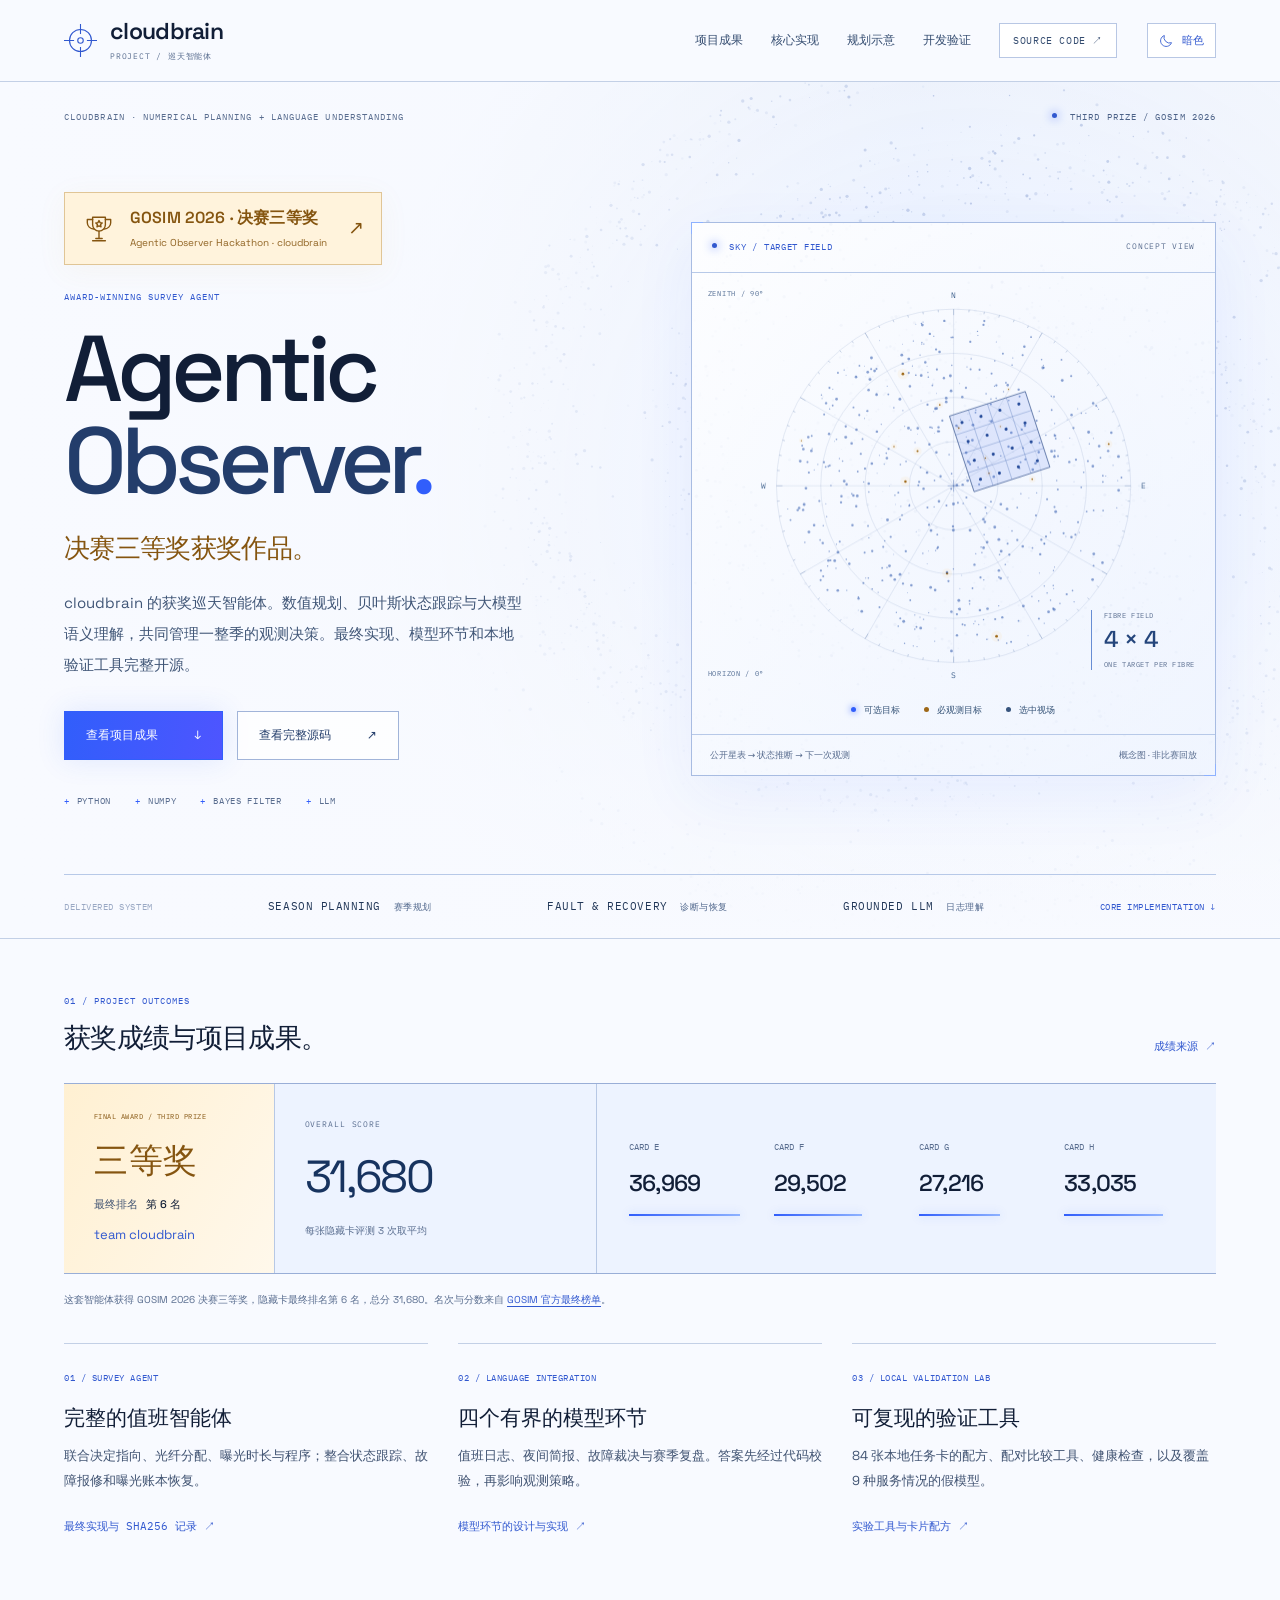
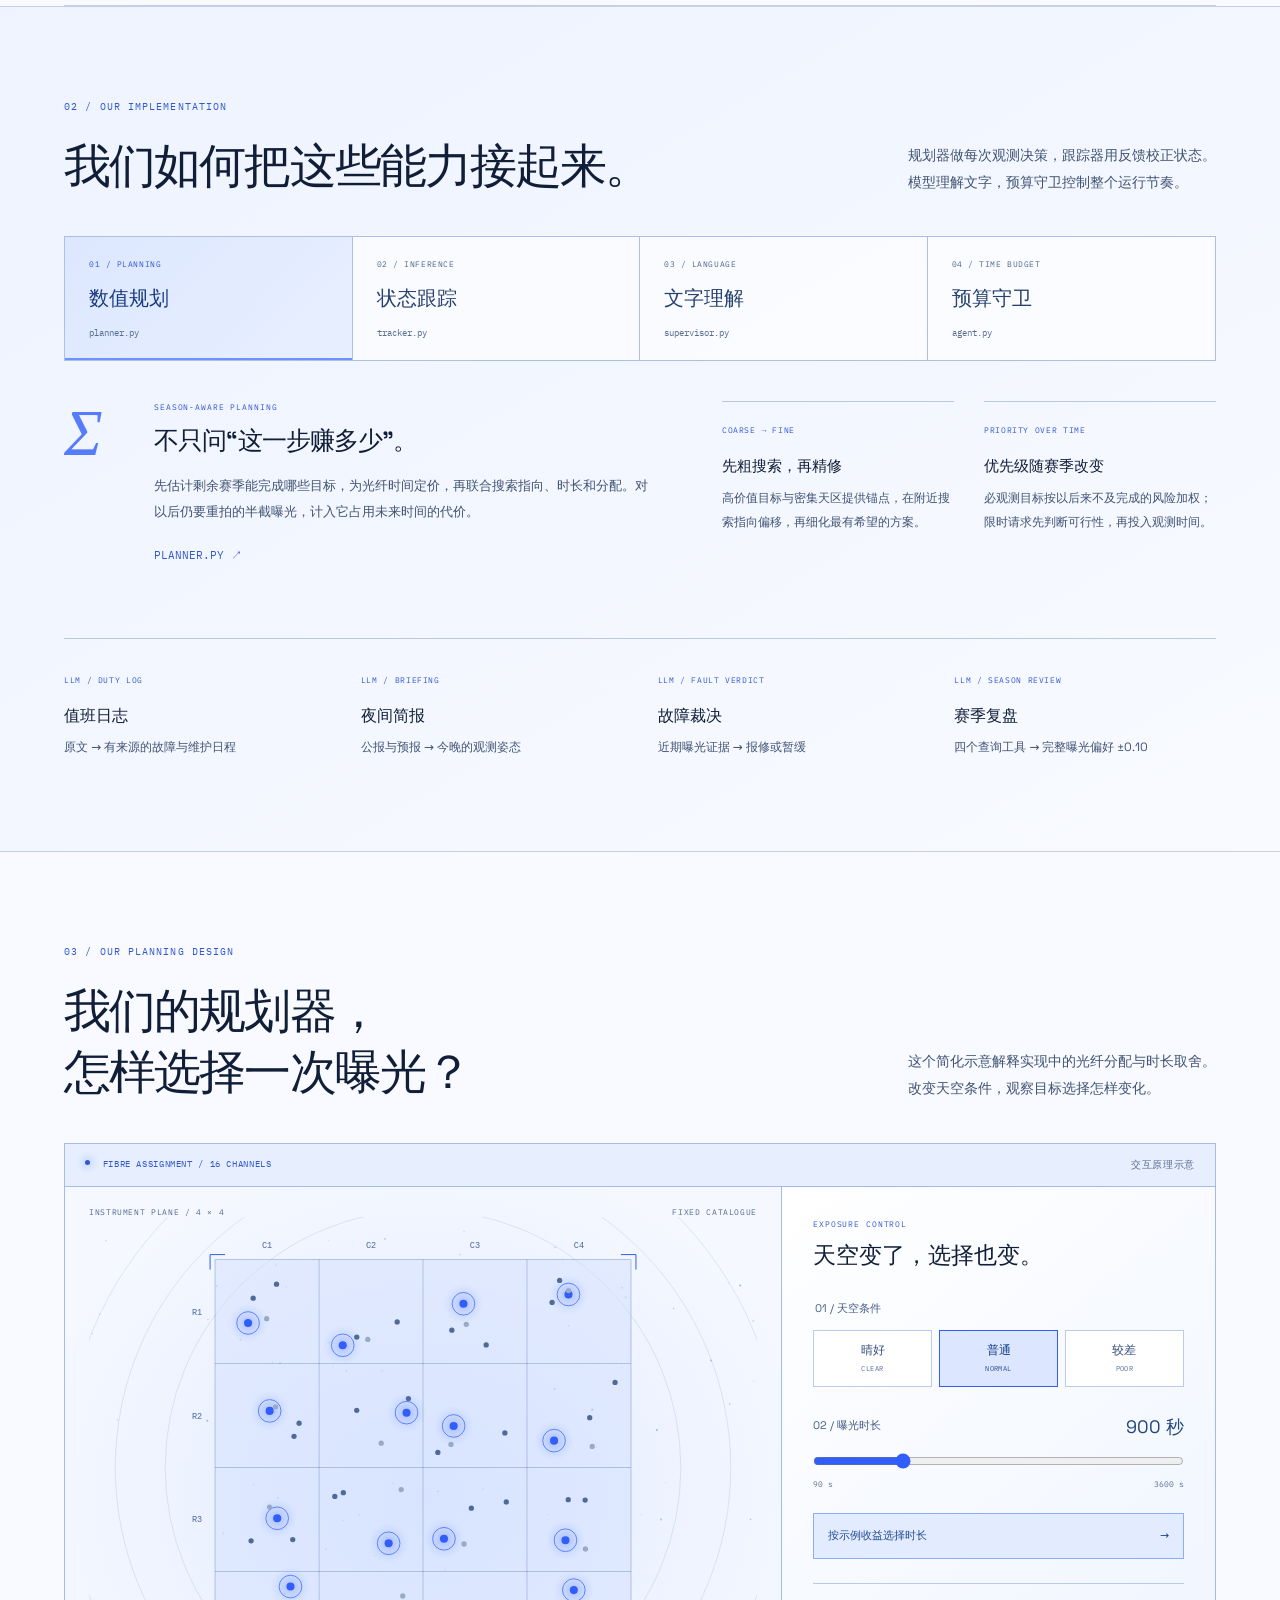
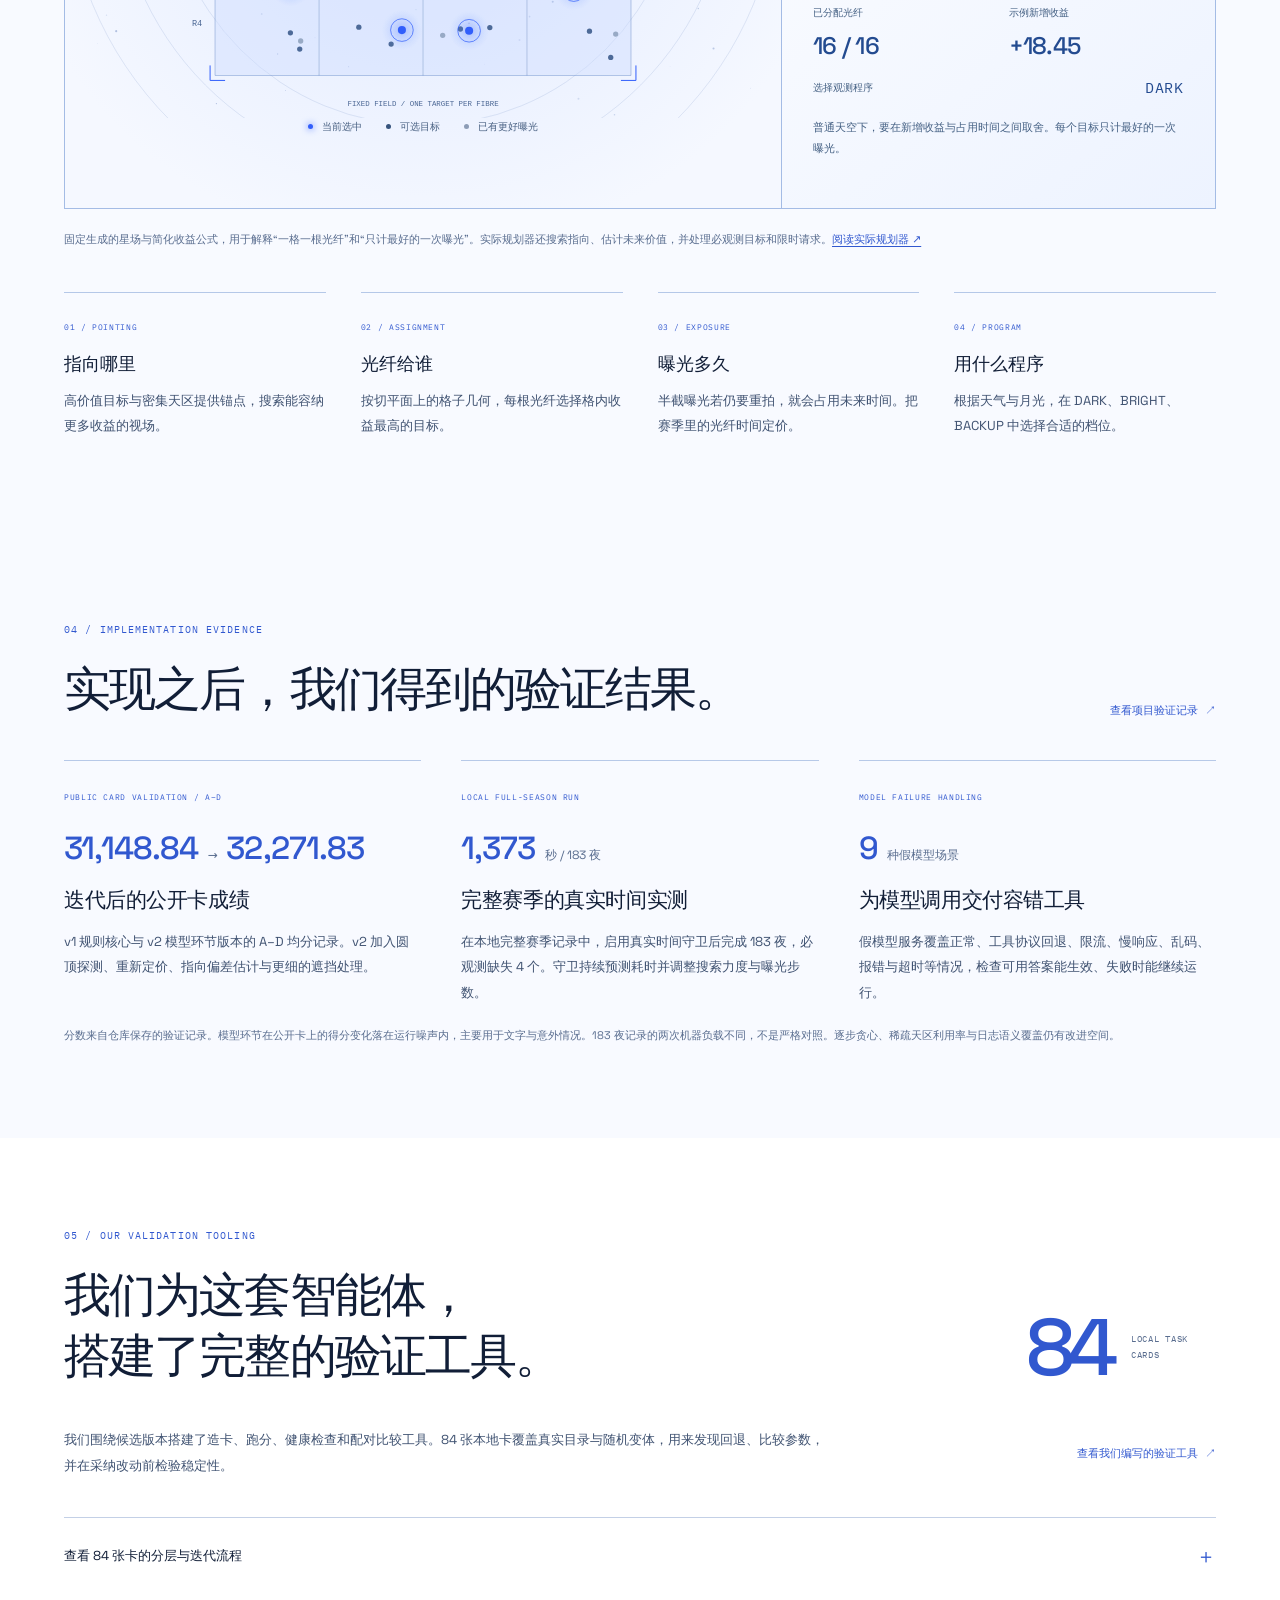
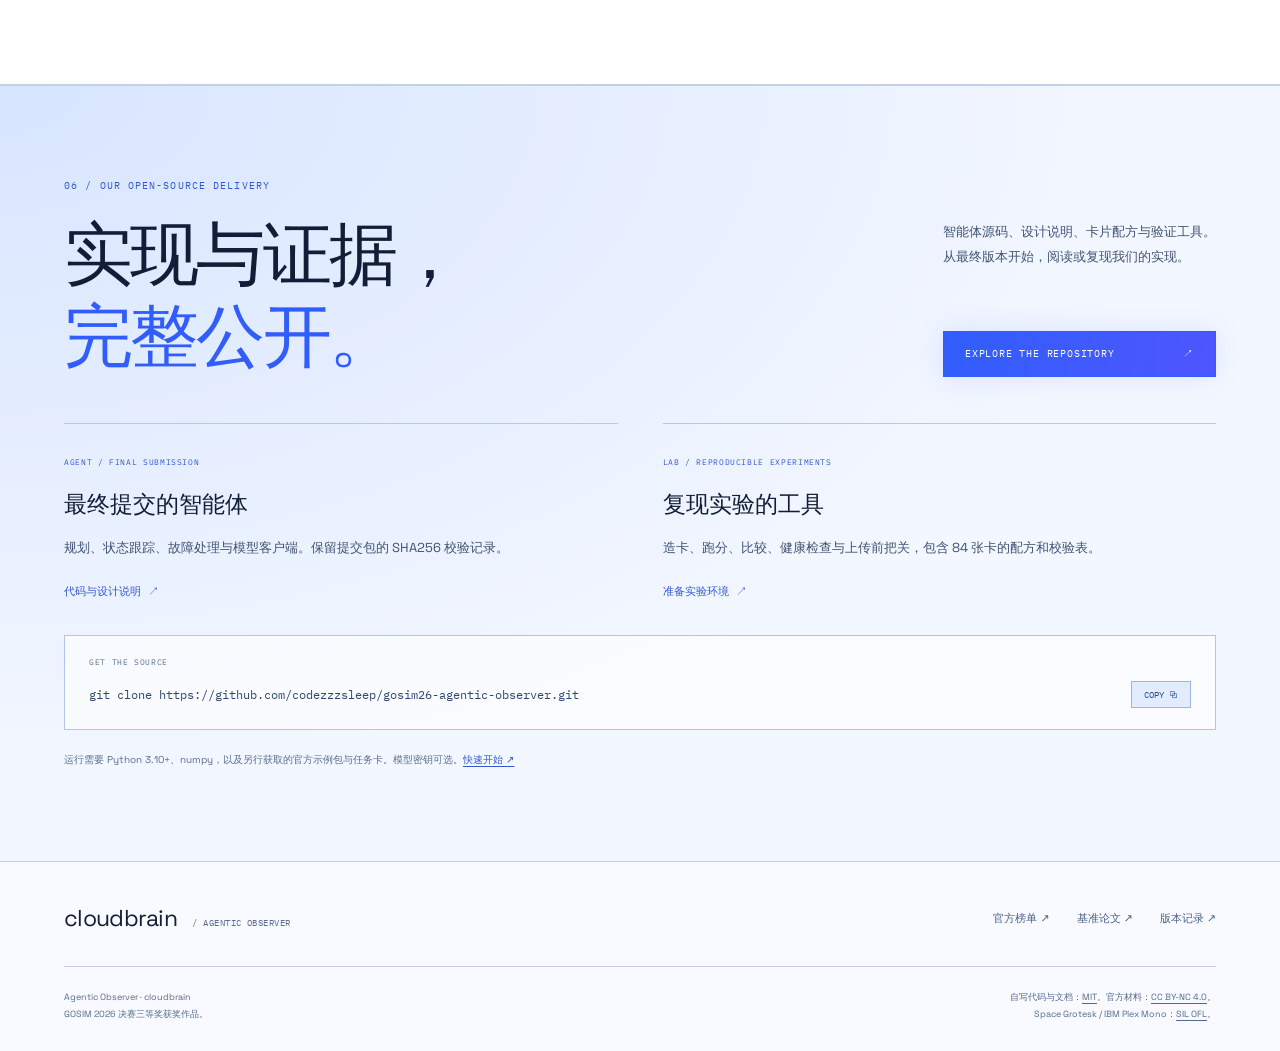
<file: index.html>
<!doctype html>
<html lang="zh-CN">
  <head>
    <meta charset="utf-8" />
    <meta name="viewport" content="width=device-width, initial-scale=1" />
    <meta name="theme-color" content="#05070d" />
    <script>
      (() => {
        let saved;
        try {
          saved = localStorage.getItem("observer-theme");
        } catch {}
        document.documentElement.dataset.theme =
          saved === "light" || saved === "dark"
            ? saved
            : matchMedia("(prefers-color-scheme: dark)").matches
              ? "dark"
              : "light";
      })();
    </script>
    <meta
      name="description"
      content="cloudbrain 的 GOSIM 2026 Agentic Observer Hackathon 决赛三等奖作品，最终第 6 名、总分 31,680。巡天智能体与可复现的本地验证工具完整开源。"
    />
    <meta property="og:type" content="website" />
    <meta
      property="og:title"
      content="Agentic Observer · cloudbrain — GOSIM 2026 决赛三等奖"
    />
    <meta
      property="og:description"
      content="GOSIM 2026 决赛三等奖获奖作品，team cloudbrain。数值规划、贝叶斯跟踪与模型判断共同完成巡天值班决策；最终成绩 31,680。"
    />
    <meta
      property="og:url"
      content="https://codezzzsleep.github.io/gosim26-agentic-observer/"
    />
    <link
      rel="canonical"
      href="https://codezzzsleep.github.io/gosim26-agentic-observer/"
    />
    <link rel="icon" href="favicon.svg?v=3979e8afff" type="image/svg+xml" />
    <link
      rel="preload"
      href="fonts/space-grotesk.woff2"
      as="font"
      type="font/woff2"
      crossorigin
    />
    <link rel="stylesheet" href="style.css?v=2ba534d61c" />
    <script src="app.js?v=70acb543ce" defer></script>
    <title>Agentic Observer · cloudbrain — GOSIM 2026 决赛三等奖</title>
  </head>
  <body>
    <a class="skip-link" href="#main">跳到主要内容</a>
    <div class="scroll-progress" aria-hidden="true">
      <i id="scroll-progress"></i>
    </div>
    <header class="site-header">
      <a class="brand" href="#top" aria-label="cloudbrain 项目首页"
        ><svg viewBox="0 0 36 36" aria-hidden="true" fill="none">
          <circle cx="18" cy="18" r="12" />
          <path d="M18 0v11m0 14v11M0 18h11m14 0h11" />
          <circle cx="18" cy="18" r="3" /></svg
        ><span>cloudbrain<small>PROJECT / 巡天智能体</small></span></a
      >
      <div class="header-controls">
        <button
          id="theme-toggle"
          class="theme-toggle"
          type="button"
          aria-label="切换到亮色模式"
        >
          <svg
            class="theme-sun"
            viewBox="0 0 24 24"
            fill="none"
            aria-hidden="true"
          >
            <circle cx="12" cy="12" r="4" />
            <path
              d="M12 1v3m0 16v3M1 12h3m16 0h3M4 4l2 2m12 12 2 2M4 20l2-2M18 6l2-2"
            />
          </svg>
          <svg
            class="theme-moon"
            viewBox="0 0 24 24"
            fill="none"
            aria-hidden="true"
          >
            <path d="M20 15.5A9 9 0 0 1 8.5 4 9 9 0 1 0 20 15.5Z" />
          </svg>
          <span id="theme-label">亮色</span>
        </button>
        <button
          class="menu-toggle"
          type="button"
          aria-expanded="false"
          aria-controls="navigation"
        >
          MENU <span aria-hidden="true">＋</span>
        </button>
      </div>
      <nav id="navigation" aria-label="主要导航">
        <a href="#results">项目成果</a><a href="#architecture">核心实现</a
        ><a href="#experiment">规划示意</a><a href="#lab">开发验证</a
        ><a
          class="nav-source"
          href="https://github.com/codezzzsleep/gosim26-agentic-observer"
          >SOURCE CODE <span aria-hidden="true">↗</span></a
        >
      </nav>
    </header>
    <main id="main">
      <section class="hero" id="top" aria-labelledby="hero-title">
        <canvas
          id="sky-background"
          class="sky-background"
          aria-hidden="true"
        ></canvas>
        <div class="hero-veil" aria-hidden="true"></div>
        <div class="hero-topline wrap">
          <span>CLOUDBRAIN · NUMERICAL PLANNING + LANGUAGE UNDERSTANDING</span
          ><span class="archive-label"><i></i> THIRD PRIZE / GOSIM 2026</span>
        </div>
        <div class="hero-layout wrap">
          <div class="hero-copy">
            <a
              class="award-banner"
              href="https://create.gosim.org/survey26/platform/leaderboard/final-hidden"
              aria-label="GOSIM 2026 决赛三等奖，查看 cloudbrain 官方成绩"
              ><svg viewBox="0 0 32 32" fill="none" aria-hidden="true">
                <path d="M10 5h12v7a6 6 0 0 1-12 0V5Z" />
                <path
                  d="M10 7H5v3a6 6 0 0 0 6 6M22 7h5v3a6 6 0 0 1-6 6M16 18v7M10 27h12M13 25h6"
                />
                <path
                  d="m16 8 1 2 2 .3-1.5 1.5.4 2.2-1.9-1-1.9 1 .4-2.2L13 10.3l2-.3Z"
                /></svg
              ><span class="award-copy"
                ><strong>GOSIM 2026 · 决赛三等奖</strong
                ><span>Agentic Observer Hackathon · cloudbrain</span></span
              ><span class="award-arrow" aria-hidden="true">↗</span></a
            >
            <p class="eyebrow">AWARD-WINNING SURVEY AGENT</p>
            <h1 id="hero-title">
              Agentic<br /><span>Observer<span class="title-dot">.</span></span>
            </h1>
            <h2 class="hero-chinese">决赛三等奖获奖作品。</h2>
            <p class="hero-description">
              cloudbrain
              的获奖巡天智能体。数值规划、贝叶斯状态跟踪与大模型语义理解，共同管理一整季的观测决策。最终实现、模型环节和本地验证工具完整开源。
            </p>
            <div class="hero-actions">
              <a class="button primary" href="#results"
                >查看项目成果 <span aria-hidden="true">↓</span></a
              ><a
                class="button secondary"
                href="https://github.com/codezzzsleep/gosim26-agentic-observer"
                >查看完整源码 <span aria-hidden="true">↗</span></a
              >
            </div>
            <div class="hero-stack">
              <span>PYTHON</span><span>NUMPY</span><span>BAYES FILTER</span
              ><span>LLM</span>
            </div>
          </div>
          <div class="sky-console">
            <div class="console-heading">
              <span><i class="signal-dot"></i> SKY / TARGET FIELD</span
              ><span>CONCEPT VIEW</span>
            </div>
            <div class="sky-map-wrap">
              <canvas
                id="hero-map"
                width="700"
                height="560"
                role="img"
                aria-label="巡天天空坐标与光纤视场的概念图"
              ></canvas
              ><span class="map-axis axis-top">ZENITH / 90°</span
              ><span class="map-axis axis-bottom">HORIZON / 0°</span>
              <div class="map-tag">
                <span>FIBRE FIELD</span><strong>4 × 4</strong
                ><span>ONE TARGET PER FIBRE</span>
              </div>
            </div>
            <div class="console-legend">
              <span><i class="dot blue"></i> 可选目标</span
              ><span><i class="dot gold"></i> 必观测目标</span
              ><span><i class="dot white"></i> 选中视场</span>
            </div>
            <div class="console-footer">
              <span>公开星表 → 状态推断 → 下一次观测</span
              ><span>概念图 · 非比赛回放</span>
            </div>
          </div>
        </div>
        <div class="hero-bottom wrap">
          <span class="bottom-label">DELIVERED SYSTEM</span
          ><span><b>SEASON PLANNING</b> 赛季规划</span
          ><span><b>FAULT & RECOVERY</b> 诊断与恢复</span
          ><span><b>GROUNDED LLM</b> 日志理解</span
          ><a href="#architecture"
            >CORE IMPLEMENTATION <span aria-hidden="true">↓</span></a
          >
        </div>
      </section>

      <section
        class="results-section wrap"
        id="results"
        aria-labelledby="results-title"
      >
        <div class="section-heading compact">
          <div>
            <p class="eyebrow">01 / PROJECT OUTCOMES</p>
            <h2 id="results-title">获奖成绩与项目成果。</h2>
          </div>
          <a
            class="text-link"
            href="https://create.gosim.org/survey26/platform/leaderboard/final-hidden"
            >成绩来源 ↗</a
          >
        </div>
        <div class="final-board">
          <div class="rank-cell award-result-cell">
            <span class="mono">FINAL AWARD / THIRD PRIZE</span
            ><strong class="award-grade">三等奖</strong
            ><span class="award-rank">最终排名 <b>第 6 名</b></span
            ><span>team cloudbrain</span>
          </div>
          <div class="total-cell">
            <span class="mono">OVERALL SCORE</span><strong>31,680</strong
            ><span>每张隐藏卡评测 3 次取平均</span>
          </div>
          <div class="card-scores">
            <div>
              <span>CARD E</span><strong>36,969</strong
              ><i style="--score: 92.4%"></i>
            </div>
            <div>
              <span>CARD F</span><strong>29,502</strong
              ><i style="--score: 73.8%"></i>
            </div>
            <div>
              <span>CARD G</span><strong>27,216</strong
              ><i style="--score: 68%"></i>
            </div>
            <div>
              <span>CARD H</span><strong>33,035</strong
              ><i style="--score: 82.6%"></i>
            </div>
          </div>
        </div>
        <p class="caption">
          这套智能体获得 GOSIM 2026 决赛三等奖，隐藏卡最终排名第 6 名，总分
          31,680。名次与分数来自
          <a
            href="https://create.gosim.org/survey26/platform/leaderboard/final-hidden"
            >GOSIM 官方最终榜单</a
          >。
        </p>
        <div class="deliverable-grid" aria-label="项目交付成果">
          <article>
            <span>01 / SURVEY AGENT</span>
            <h3>完整的值班智能体</h3>
            <p>
              联合决定指向、光纤分配、曝光时长与程序；整合状态跟踪、故障报修和曝光账本恢复。
            </p>
            <a
              class="text-link"
              href="https://github.com/codezzzsleep/gosim26-agentic-observer/tree/main/agent"
              >最终实现与 SHA256 记录 ↗</a
            >
          </article>
          <article>
            <span>02 / LANGUAGE INTEGRATION</span>
            <h3>四个有界的模型环节</h3>
            <p>
              值班日志、夜间简报、故障裁决与赛季复盘。答案先经过代码校验，再影响观测策略。
            </p>
            <a
              class="text-link"
              href="https://github.com/codezzzsleep/gosim26-agentic-observer/blob/main/agent/README.md"
              >模型环节的设计与实现 ↗</a
            >
          </article>
          <article>
            <span>03 / LOCAL VALIDATION LAB</span>
            <h3>可复现的验证工具</h3>
            <p>
              84 张本地任务卡的配方、配对比较工具、健康检查，以及覆盖 9
              种服务情况的假模型。
            </p>
            <a
              class="text-link"
              href="https://github.com/codezzzsleep/gosim26-agentic-observer/tree/main/lab"
              >实验工具与卡片配方 ↗</a
            >
          </article>
        </div>
      </section>

      <section
        class="architecture-section"
        id="architecture"
        aria-labelledby="architecture-title"
      >
        <div class="wrap section">
          <div class="section-heading">
            <div>
              <p class="eyebrow">02 / OUR IMPLEMENTATION</p>
              <h2 id="architecture-title">我们如何把这些能力接起来。</h2>
            </div>
            <p class="section-description">
              规划器做每次观测决策，跟踪器用反馈校正状态。<br />模型理解文字，预算守卫控制整个运行节奏。
            </p>
          </div>
          <div class="architecture-tabs" role="tablist" aria-label="核心模块">
            <button
              type="button"
              role="tab"
              id="tab-planner"
              aria-selected="true"
              aria-controls="panel-planner"
              tabindex="0"
            >
              <span>01 / PLANNING</span><strong>数值规划</strong
              ><small>planner.py</small></button
            ><button
              type="button"
              role="tab"
              id="tab-tracker"
              aria-selected="false"
              aria-controls="panel-tracker"
              tabindex="-1"
            >
              <span>02 / INFERENCE</span><strong>状态跟踪</strong
              ><small>tracker.py</small></button
            ><button
              type="button"
              role="tab"
              id="tab-model"
              aria-selected="false"
              aria-controls="panel-model"
              tabindex="-1"
            >
              <span>03 / LANGUAGE</span><strong>文字理解</strong
              ><small>supervisor.py</small></button
            ><button
              type="button"
              role="tab"
              id="tab-budget"
              aria-selected="false"
              aria-controls="panel-budget"
              tabindex="-1"
            >
              <span>04 / TIME BUDGET</span><strong>预算守卫</strong
              ><small>agent.py</small>
            </button>
          </div>
          <div
            class="architecture-panel"
            id="panel-planner"
            role="tabpanel"
            aria-labelledby="tab-planner"
            tabindex="0"
          >
            <div class="module-main">
              <span class="module-symbol">Σ</span>
              <div>
                <p class="eyebrow">SEASON-AWARE PLANNING</p>
                <h3>不只问“这一步赚多少”。</h3>
                <p>
                  先估计剩余赛季能完成哪些目标，为光纤时间定价，再联合搜索指向、时长和分配。对以后仍要重拍的半截曝光，计入它占用未来时间的代价。
                </p>
                <a
                  class="text-link"
                  href="https://github.com/codezzzsleep/gosim26-agentic-observer/blob/main/agent/planner.py"
                  >PLANNER.PY ↗</a
                >
              </div>
            </div>
            <div class="module-details">
              <article>
                <span>COARSE → FINE</span>
                <h4>先粗搜索，再精修</h4>
                <p>
                  高价值目标与密集天区提供锚点，在附近搜索指向偏移，再细化最有希望的方案。
                </p>
              </article>
              <article>
                <span>PRIORITY OVER TIME</span>
                <h4>优先级随赛季改变</h4>
                <p>
                  必观测目标按以后来不及完成的风险加权；限时请求先判断可行性，再投入观测时间。
                </p>
              </article>
            </div>
          </div>
          <div
            class="architecture-panel"
            id="panel-tracker"
            role="tabpanel"
            aria-labelledby="tab-tracker"
            tabindex="0"
            hidden
          >
            <div class="module-main">
              <span class="module-symbol">P</span>
              <div>
                <p class="eyebrow">BAYESIAN STATE ESTIMATION</p>
                <h3>低收益，是天气还是故障？</h3>
                <p>
                  贝叶斯滤波同时估计天气水平 W、仪器效率 η
                  和故障概率。天气影响完成度与程序档位，仪器效率只影响完成度，曝光反馈让两者逐步分开。
                </p>
                <a
                  class="text-link"
                  href="https://github.com/codezzzsleep/gosim26-agentic-observer/blob/main/agent/tracker.py"
                  >TRACKER.PY ↗</a
                >
              </div>
            </div>
            <div class="module-details">
              <article>
                <span>HAZARDS / POINTING</span>
                <h4>区分不同的异常</h4>
                <p>
                  处理地形遮挡、局部天气、圆顶关闭与地震，用命中和未命中结果估计隐藏指向偏差。
                </p>
              </article>
              <article>
                <span>LEDGER / RECOVERY</span>
                <h4>数据丢失后重建</h4>
                <p>
                  账本可作废指定窗口并重放，再用引擎返回的最佳成绩校正状态，重新安排目标。
                </p>
              </article>
            </div>
          </div>
          <div
            class="architecture-panel"
            id="panel-model"
            role="tabpanel"
            aria-labelledby="tab-model"
            tabindex="0"
            hidden
          >
            <div class="module-main">
              <span class="module-symbol">文</span>
              <div>
                <p class="eyebrow">BOUNDED LANGUAGE REASONING</p>
                <h3>理解文字，影响有界。</h3>
                <p>
                  模型提取日志事实、写夜间简报、裁决故障，并通过工具复盘赛季。答案经过代码校验，只在指定范围内生效；没有密钥或调用失败，依然按规则运行。
                </p>
                <a
                  class="text-link"
                  href="https://github.com/codezzzsleep/gosim26-agentic-observer/blob/main/agent/supervisor.py"
                  >SUPERVISOR.PY ↗</a
                >
              </div>
            </div>
            <div class="module-details">
              <article>
                <span>GROUNDED FACTS</span>
                <h4>事实必须有来源</h4>
                <p>
                  故障、维护和校准日程须引用原文行号，并通过时区、时间窗口与更正版本的校验。
                </p>
              </article>
              <article>
                <span>PAUSE / WAIT / CONTINUE</span>
                <h4>调用也有时间成本</h4>
                <p>
                  关键时点暂停并等待回答；单请求、限流退避、服务切换与工具协议回退控制失败影响。
                </p>
              </article>
            </div>
          </div>
          <div
            class="architecture-panel"
            id="panel-budget"
            role="tabpanel"
            aria-labelledby="tab-budget"
            tabindex="0"
            hidden
          >
            <div class="module-main">
              <span class="module-symbol">t</span>
              <div>
                <p class="eyebrow">CPU & WALL-CLOCK GUARD</p>
                <h3>跑完整季，才拿得到后面的分。</h3>
                <p>
                  每卡有 900 秒 CPU 预算与 30
                  分钟真实时间上限。引擎随着曝光账本变大而变慢，守卫持续测量并预测剩余赛季需要的真实时间。
                </p>
                <a
                  class="text-link"
                  href="https://github.com/codezzzsleep/gosim26-agentic-observer/blob/main/agent/agent.py"
                  >AGENT.PY ↗</a
                >
              </div>
            </div>
            <div class="module-details">
              <article>
                <span>FEWER / LONGER EXPOSURES</span>
                <h4>先少搜，再少做几步</h4>
                <p>
                  预算吃紧时先降低搜索力度，再提高普通曝光的最短时长，用更少、更长的曝光跑完赛季。
                </p>
              </article>
              <article>
                <span>VALIDATE / FALL BACK</span>
                <h4>固定档位与异常兜底</h4>
                <p>
                  搜索力度按固定档位调整；发出前校验动作，决策异常则替换为一次等待。
                </p>
              </article>
            </div>
          </div>
          <div class="model-roles">
            <div>
              <span>LLM / DUTY LOG</span>
              <h4>值班日志</h4>
              <p>原文 → 有来源的故障与维护日程</p>
            </div>
            <div>
              <span>LLM / BRIEFING</span>
              <h4>夜间简报</h4>
              <p>公报与预报 → 今晚的观测姿态</p>
            </div>
            <div>
              <span>LLM / FAULT VERDICT</span>
              <h4>故障裁决</h4>
              <p>近期曝光证据 → 报修或暂缓</p>
            </div>
            <div>
              <span>LLM / SEASON REVIEW</span>
              <h4>赛季复盘</h4>
              <p>四个查询工具 → 完整曝光偏好 ±0.10</p>
            </div>
          </div>
        </div>
      </section>

      <section
        class="section wrap"
        id="experiment"
        aria-labelledby="experiment-title"
      >
        <div class="section-heading">
          <div>
            <p class="eyebrow">03 / OUR PLANNING DESIGN</p>
            <h2 id="experiment-title">
              我们的规划器，<br />怎样选择一次曝光？
            </h2>
          </div>
          <p class="section-description">
            这个简化示意解释实现中的光纤分配与时长取舍。<br />改变天空条件，观察目标选择怎样变化。
          </p>
        </div>
        <div class="workbench-title">
          <span><i class="signal-dot"></i> FIBRE ASSIGNMENT / 16 CHANNELS</span
          ><span>交互原理示意</span>
        </div>
        <div class="observation-demo">
          <div class="field-panel">
            <div class="panel-top">
              <span>INSTRUMENT PLANE / 4 × 4</span><span>FIXED CATALOGUE</span>
            </div>
            <canvas
              id="field-canvas"
              width="800"
              height="600"
              role="img"
              aria-label="16 个光纤格子中的示例目标分配，文字结果显示在控制面板中"
            ></canvas>
            <div class="field-legend">
              <span><i class="dot blue"></i> 当前选中</span
              ><span><i class="dot white"></i> 可选目标</span
              ><span><i class="dot dim"></i> 已有更好曝光</span>
            </div>
          </div>
          <div class="demo-controls">
            <p class="eyebrow">EXPOSURE CONTROL</p>
            <h3>天空变了，选择也变。</h3>
            <fieldset class="weather-control">
              <legend>01 / 天空条件</legend>
              <div class="segmented">
                <button type="button" data-weather="0.95" aria-pressed="false">
                  晴好 <span>CLEAR</span></button
                ><button type="button" data-weather="0.7" aria-pressed="true">
                  普通 <span>NORMAL</span></button
                ><button type="button" data-weather="0.4" aria-pressed="false">
                  较差 <span>POOR</span>
                </button>
              </div>
            </fieldset>
            <label class="slider-label" for="duration"
              >02 / 曝光时长
              <output id="duration-label" for="duration">900 秒</output></label
            ><input
              id="duration"
              type="range"
              min="90"
              max="3600"
              step="30"
              value="900"
            />
            <div class="slider-ends"><span>90 s</span><span>3600 s</span></div>
            <button class="auto-button" type="button" id="auto-duration">
              按示例收益选择时长 <span aria-hidden="true">→</span>
            </button>
            <div class="demo-results" aria-live="polite" aria-atomic="true">
              <div>
                <span>已分配光纤</span><strong id="demo-fibres">— / 16</strong>
              </div>
              <div>
                <span>示例新增收益</span><strong id="demo-gain">—</strong>
              </div>
              <div>
                <span>选择观测程序</span><strong id="demo-program">—</strong>
              </div>
            </div>
            <p class="demo-explanation" id="demo-explanation">
              同一目标只保留最好的一次曝光。
            </p>
          </div>
        </div>
        <p class="caption">
          固定生成的星场与简化收益公式，用于解释“一格一根光纤”和“只计最好的一次曝光”。实际规划器还搜索指向、估计未来价值，并处理必观测目标和限时请求。<a
            href="https://github.com/codezzzsleep/gosim26-agentic-observer/blob/main/agent/planner.py"
            >阅读实际规划器 ↗</a
          >
        </p>
        <noscript
          ><p>
            启用 JavaScript
            可体验观测交互。实际规则：一根光纤一个目标，同一目标只保留最好的一次曝光。
          </p></noscript
        >
        <div class="four-decisions">
          <article>
            <span>01 / POINTING</span>
            <h3>指向哪里</h3>
            <p>高价值目标与密集天区提供锚点，搜索能容纳更多收益的视场。</p>
          </article>
          <article>
            <span>02 / ASSIGNMENT</span>
            <h3>光纤给谁</h3>
            <p>按切平面上的格子几何，每根光纤选择格内收益最高的目标。</p>
          </article>
          <article>
            <span>03 / EXPOSURE</span>
            <h3>曝光多久</h3>
            <p>
              半截曝光若仍要重拍，就会占用未来时间。把赛季里的光纤时间定价。
            </p>
          </article>
          <article>
            <span>04 / PROGRAM</span>
            <h3>用什么程序</h3>
            <p>根据天气与月光，在 DARK、BRIGHT、BACKUP 中选择合适的档位。</p>
          </article>
        </div>
      </section>

      <section
        class="section wrap"
        id="findings"
        aria-labelledby="findings-title"
      >
        <div class="section-heading">
          <div>
            <p class="eyebrow">04 / IMPLEMENTATION EVIDENCE</p>
            <h2 id="findings-title">实现之后，我们得到的验证结果。</h2>
          </div>
          <a
            class="text-link"
            href="https://github.com/codezzzsleep/gosim26-agentic-observer#验证与证据"
            >查看项目验证记录 ↗</a
          >
        </div>
        <div class="findings">
          <article>
            <span>PUBLIC CARD VALIDATION / A–D</span>
            <div class="evidence-metric">
              <strong>31,148.84</strong><span>→</span><strong>32,271.83</strong>
            </div>
            <h3>迭代后的公开卡成绩</h3>
            <p>
              v1 规则核心与 v2 模型环节版本的 A–D 均分记录。v2
              加入圆顶探测、重新定价、指向偏差估计与更细的遮挡处理。
            </p>
          </article>
          <article>
            <span>LOCAL FULL-SEASON RUN</span>
            <div class="evidence-metric">
              <strong>1,373</strong><span>秒 / 183 夜</span>
            </div>
            <h3>完整赛季的真实时间实测</h3>
            <p>
              在本地完整赛季记录中，启用真实时间守卫后完成 183 夜，必观测缺失 4
              个。守卫持续预测耗时并调整搜索力度与曝光步数。
            </p>
          </article>
          <article>
            <span>MODEL FAILURE HANDLING</span>
            <div class="evidence-metric">
              <strong>9</strong><span>种假模型场景</span>
            </div>
            <h3>为模型调用交付容错工具</h3>
            <p>
              假模型服务覆盖正常、工具协议回退、限流、慢响应、乱码、报错与超时等情况，检查可用答案能生效、失败时能继续运行。
            </p>
          </article>
        </div>
        <p class="caption">
          分数来自仓库保存的验证记录。模型环节在公开卡上的得分变化落在运行噪声内，主要用于文字与意外情况。183
          夜记录的两次机器负载不同，不是严格对照。逐步贪心、稀疏天区利用率与日志语义覆盖仍有改进空间。
        </p>
      </section>

      <section class="lab-section" id="lab" aria-labelledby="lab-title">
        <div class="wrap section">
          <div class="section-heading">
            <div>
              <p class="eyebrow">05 / OUR VALIDATION TOOLING</p>
              <h2 id="lab-title">
                我们为这套智能体，<br />搭建了完整的验证工具。
              </h2>
            </div>
            <div class="lab-total">
              <strong>84</strong><span>LOCAL TASK CARDS</span>
            </div>
          </div>
          <div class="lab-intro">
            <p>
              我们围绕候选版本搭建了造卡、跑分、健康检查和配对比较工具。84
              张本地卡覆盖真实目录与随机变体，用来发现回退、比较参数，并在采纳改动前检验稳定性。
            </p>
            <a
              class="text-link"
              href="https://github.com/codezzzsleep/gosim26-agentic-observer/tree/main/lab"
              >查看我们编写的验证工具 ↗</a
            >
          </div>
          <details class="validation-details">
            <summary>
              查看 84 张卡的分层与迭代流程 <span aria-hidden="true">＋</span>
            </summary>
            <div class="lab-tiers">
              <article>
                <span class="tier-label">01 / QUICK</span
                ><strong>12<span>张</span></strong>
                <h3>快速反馈</h3>
                <p>小卡先跑，发现明显回退与运行问题。</p>
              </article>
              <article>
                <span class="tier-label">02 / TUNE</span
                ><strong>20<span>张</span></strong>
                <h3>主要调参</h3>
                <p>正式规模与变体任务，比较候选方向。</p>
              </article>
              <article>
                <span class="tier-label">03 / CONFIRM</span
                ><strong>32<span>张</span></strong>
                <h3>采纳前确认</h3>
                <p>准备接受改动时，再检验能否泛化。</p>
              </article>
              <article class="sealed-tier">
                <span class="tier-label">04 / SEALED TEST</span
                ><strong>16<span>张</span></strong>
                <h3>定版前封存</h3>
                <p>保留到最终版本确定前，不用于调参。</p>
              </article>
            </div>
            <div class="lab-footnote">
              <span>另有 4 张冒烟卡，共 84 张。</span
              ><span>同卡配对比较 / Bootstrap 95% 区间 / 9 种假模型场景</span>
            </div>
            <div class="lab-flow">
              <span>冻结基线</span><b aria-hidden="true">→</b
              ><span>改一个变量</span><b aria-hidden="true">→</b
              ><span>跑同一批卡</span><b aria-hidden="true">→</b
              ><span>配对比较</span><b aria-hidden="true">→</b
              ><span>上传前把关</span>
            </div>
            <p class="caption">
              本地天气与事件由模拟器生成，并非官方隐藏卡的真实天气。本地得分用于比较版本，不预测平台成绩。
            </p>
          </details>
        </div>
      </section>

      <section
        class="source-section"
        id="repository"
        aria-labelledby="repository-title"
      >
        <div class="wrap section">
          <div class="source-intro">
            <div>
              <p class="eyebrow">06 / OUR OPEN-SOURCE DELIVERY</p>
              <h2 id="repository-title">
                实现与证据，<br /><span>完整公开。</span>
              </h2>
            </div>
            <p>
              智能体源码、设计说明、卡片配方与验证工具。<br />从最终版本开始，阅读或复现我们的实现。
            </p>
            <a
              class="button primary"
              href="https://github.com/codezzzsleep/gosim26-agentic-observer"
              >EXPLORE THE REPOSITORY <span aria-hidden="true">↗</span></a
            >
          </div>
          <div class="repository-grid">
            <article>
              <span>AGENT / FINAL SUBMISSION</span>
              <h3>最终提交的智能体</h3>
              <p>
                规划、状态跟踪、故障处理与模型客户端。保留提交包的 SHA256
                校验记录。
              </p>
              <a
                class="text-link"
                href="https://github.com/codezzzsleep/gosim26-agentic-observer/tree/main/agent"
                >代码与设计说明 ↗</a
              >
            </article>
            <article>
              <span>LAB / REPRODUCIBLE EXPERIMENTS</span>
              <h3>复现实验的工具</h3>
              <p>
                造卡、跑分、比较、健康检查与上传前把关，包含 84
                张卡的配方和校验表。
              </p>
              <a
                class="text-link"
                href="https://github.com/codezzzsleep/gosim26-agentic-observer/blob/main/lab/README.md"
                >准备实验环境 ↗</a
              >
            </article>
          </div>
          <div class="clone-block">
            <div>
              <span>GET THE SOURCE</span
              ><span id="copy-status" role="status"></span>
            </div>
            <div class="clone-command">
              <code id="clone-command"
                >git clone
                https://github.com/codezzzsleep/gosim26-agentic-observer.git</code
              ><button
                type="button"
                id="copy-clone"
                aria-label="复制 git clone 命令"
              >
                COPY <span aria-hidden="true">⧉</span>
              </button>
            </div>
          </div>
          <p class="caption">
            运行需要 Python
            3.10+、numpy，以及另行获取的官方示例包与任务卡。模型密钥可选。<a
              href="https://github.com/codezzzsleep/gosim26-agentic-observer#快速开始"
              >快速开始 ↗</a
            >
          </p>
        </div>
      </section>
    </main>
    <footer class="site-footer wrap">
      <div class="footer-main">
        <a href="#top">cloudbrain <span>/ AGENTIC OBSERVER</span></a>
        <div class="footer-links">
          <a
            href="https://create.gosim.org/survey26/platform/leaderboard/final-hidden"
            >官方榜单 ↗</a
          ><a href="https://arxiv.org/abs/2611.01988">基准论文 ↗</a
          ><a
            href="https://github.com/codezzzsleep/gosim26-agentic-observer/blob/main/agent/PROVENANCE.md"
            >版本记录 ↗</a
          >
        </div>
      </div>
      <div class="footer-bottom">
        <p>
          Agentic Observer · cloudbrain<br />GOSIM 2026 决赛三等奖获奖作品。
        </p>
        <p>
          自写代码与文档：<a
            href="https://github.com/codezzzsleep/gosim26-agentic-observer/blob/main/LICENSE"
            >MIT</a
          >。官方材料：<a
            href="https://github.com/codezzzsleep/gosim26-agentic-observer/blob/main/NOTICE.md"
            >CC BY-NC 4.0</a
          >。<br />Space Grotesk / IBM Plex Mono：<a
            href="fonts/SPACE-GROTESK-LICENSE.txt"
            >SIL OFL</a
          >。
        </p>
      </div>
    </footer>
  </body>
</html>
</file>
<file: style.css>
@charset "UTF-8";
@font-face {
  font-family: "Space Grotesk";
  font-style: normal;
  font-weight: 300 700;
  font-display: swap;
  src: url("fonts/space-grotesk.woff2") format("woff2");
}
@font-face {
  font-family: "IBM Plex Mono";
  font-style: normal;
  font-weight: 400;
  font-display: swap;
  src: url("fonts/ibm-plex-mono.woff2") format("woff2");
}
:root {
  color-scheme: dark;
  --bg: #05070d;
  --panel: #090e1c;
  --ink: #f7f9ff;
  --muted: #aeb8cc;
  --dim: #8d98b1;
  --line: #222d47;
  --blue: #315efb;
  --ice: #8db1ff;
  --gold: #ffd078;
  --mono: "IBM Plex Mono", ui-monospace, monospace;
  --font:
    "Space Grotesk", "PingFang SC", "Microsoft YaHei", system-ui, sans-serif;
}
* {
  box-sizing: border-box;
}
html {
  scroll-behavior: smooth;
  scroll-padding-top: 100px;
}
body {
  margin: 0;
  background: var(--bg);
  color: var(--ink);
  font: 16px/1.8 var(--font);
  -webkit-font-smoothing: antialiased;
}
a {
  color: inherit;
  text-decoration: none;
}
button,
input {
  font: inherit;
}
button {
  cursor: pointer;
}
a,
button,
input {
  -webkit-tap-highlight-color: transparent;
}
button:focus-visible,
a:focus-visible,
input:focus-visible,
[tabindex]:focus-visible {
  outline: 2px solid var(--ice);
  outline-offset: 5px;
}
[hidden] {
  display: none !important;
}
::selection {
  background: #315efb;
  color: #fff;
}
h1,
h2,
h3,
h4,
p {
  margin: 0;
}
h1,
h2,
h3,
h4 {
  font-weight: 500;
  line-height: 1.3;
}
h2 {
  font-size: clamp(30px, 3.7vw, 52px);
  letter-spacing: -0.04em;
}
h3 {
  font-size: 22px;
}
h4 {
  font-size: 17px;
}
p {
  color: var(--muted);
}
p a {
  text-decoration: underline;
  text-underline-offset: 3px;
}
.wrap {
  width: min(1320px, 90%);
  margin-inline: auto;
}
.mono,
.eyebrow {
  font: 10px/1.6 var(--mono);
  letter-spacing: 0.11em;
}
.eyebrow {
  color: var(--ice);
  text-transform: uppercase;
  margin-bottom: 20px;
}
.caption {
  font-size: 11px;
  line-height: 1.9;
  color: var(--dim);
  margin-top: 20px;
}
.caption a {
  color: var(--ice);
}
.text-link {
  font: 11px/1.7 var(--mono);
  color: var(--ice);
  white-space: nowrap;
}
.text-link:hover {
  color: white;
}
.skip-link {
  position: fixed;
  left: 10px;
  top: 10px;
  z-index: 100;
  padding: 12px 18px;
  background: white;
  color: black;
  transform: translateY(-200%);
}
.skip-link:focus {
  transform: none;
}
.scroll-progress {
  position: fixed;
  inset: 0 0 auto;
  z-index: 50;
  height: 2px;
  pointer-events: none;
}
.scroll-progress i {
  display: block;
  height: 100%;
  background: linear-gradient(90deg, #315efb, #9eadff);
  transform: scaleX(0);
  transform-origin: left;
}
.site-header {
  position: sticky;
  top: 0;
  z-index: 30;
  display: flex;
  align-items: center;
  justify-content: space-between;
  gap: 30px;
  min-height: 82px;
  padding: 18px 5%;
  border-bottom: 1px solid #ffffff1c;
  background: #05070de8;
  backdrop-filter: blur(16px);
}
.brand {
  display: flex;
  align-items: center;
  gap: 13px;
  font-size: 23px;
  letter-spacing: -0.03em;
  line-height: 1.2;
  font-weight: 600;
}
.brand svg {
  width: 33px;
  height: 33px;
  stroke: var(--ice);
  stroke-width: 1.2;
}
.brand small {
  display: block;
  color: var(--dim);
  font: 8px/1.6 var(--mono);
  letter-spacing: 0.1em;
  margin-top: 4px;
}
.site-header nav {
  display: flex;
  align-items: center;
  gap: 28px;
  font-size: 12px;
  color: #c2cbdd;
}
.site-header nav a:hover {
  color: white;
}
.nav-source {
  border: 1px solid #425678;
  padding: 9px 13px;
  font: 10px/1.5 var(--mono);
  letter-spacing: 0.06em;
  background: #315efb0a;
}
.menu-toggle {
  display: none;
  border: 1px solid var(--line);
  background: transparent;
  color: var(--ink);
  padding: 8px 12px;
  font: 10px var(--mono);
}
.hero {
  position: relative;
  isolation: isolate;
  overflow: hidden;
  background: #050811;
  border-bottom: 1px solid var(--line);
}
.sky-background {
  position: absolute;
  inset: 0;
  width: 100%;
  height: 100%;
  z-index: -2;
  opacity: 0.8;
}
.hero-veil {
  position: absolute;
  inset: 0;
  z-index: -1;
  background:
    linear-gradient(90deg, #05070d 0%, #05070de0 34%, #05070d20 72%, #05070d5c),
    linear-gradient(0deg, #05070d 0%, transparent 35%, #05070d80 100%);
}
.hero-topline {
  display: flex;
  justify-content: space-between;
  gap: 20px;
  padding-top: 27px;
  font: 9px/1.8 var(--mono);
  letter-spacing: 0.12em;
  color: var(--dim);
}
.archive-label {
  color: #adbbd6;
  white-space: nowrap;
}
.archive-label i,
.signal-dot {
  display: inline-block;
  width: 5px;
  height: 5px;
  background: var(--ice);
  box-shadow: 0 0 10px #315efb;
  border-radius: 50%;
  margin-right: 7px;
  vertical-align: 2px;
}
.hero-layout {
  display: grid;
  grid-template-columns: 1.06fr 1fr;
  align-items: center;
  gap: 70px;
  padding: 67px 0 68px;
}
.hero-copy {
  min-width: 0;
}
.hero-copy > .eyebrow {
  font-size: 10px;
  margin-bottom: 24px;
}
.hero h1 {
  font-family: var(--font);
  font-size: clamp(68px, 7.3vw, 106px);
  line-height: 0.98;
  letter-spacing: -0.065em;
  font-weight: 500;
}
.hero h1 > span {
  color: #dfe8ff;
}
.title-dot {
  color: var(--blue);
}
.hero .hero-chinese {
  font-size: 26px;
  letter-spacing: -0.025em;
  margin-top: 25px;
  font-weight: 500;
}
.hero-description {
  font-size: 15px;
  line-height: 2.05;
  margin-top: 23px;
  max-width: 460px;
  color: #bac5db;
}
.hero-actions {
  display: flex;
  gap: 14px;
  margin-top: 30px;
  flex-wrap: wrap;
}
.button {
  display: inline-flex;
  align-items: center;
  justify-content: space-between;
  gap: 36px;
  padding: 13px 21px;
  font-size: 12px;
  border: 1px solid #4b5b7a;
  transition:
    background 0.18s,
    border-color 0.18s;
}
.primary {
  border-color: var(--blue);
  background: linear-gradient(100deg, #315efb, #4e55ff);
  color: #fff;
  box-shadow: 0 0 28px #315efb20;
}
.primary:hover {
  background: #557cff;
  border-color: #557cff;
}
.secondary {
  background: #05070d60;
  color: #e4ebff;
}
.secondary:hover {
  border-color: var(--ice);
}
.hero-stack {
  display: flex;
  gap: 24px;
  margin-top: 35px;
  font: 9px var(--mono);
  letter-spacing: 0.08em;
  color: var(--dim);
}
.hero-stack span::before {
  content: "+";
  margin-right: 7px;
  color: #4268c5;
}
.sky-console {
  border: 1px solid #53678b55;
  background: linear-gradient(140deg, #0c13235c, #05070d8c);
  box-shadow: 0 25px 100px #0003;
  min-width: 0;
  position: relative;
  align-self: center;
}
.sky-console::before,
.sky-console::after {
  content: "";
  position: absolute;
  width: 11px;
  height: 11px;
  border-color: #8db1ff;
  border-style: solid;
  pointer-events: none;
}
.sky-console::before {
  top: -1px;
  left: -1px;
  border-width: 1px 0 0 1px;
}
.sky-console::after {
  right: -1px;
  bottom: -1px;
  border-width: 0 1px 1px 0;
}
.console-heading {
  display: flex;
  justify-content: space-between;
  gap: 10px;
  font: 9px/1.6 var(--mono);
  letter-spacing: 0.08em;
  color: var(--ice);
  padding: 17px 20px;
  border-bottom: 1px solid #53678b30;
}
.console-heading > span:last-child {
  color: var(--dim);
  font-size: 8px;
}
.sky-map-wrap {
  position: relative;
  padding: 12px 10px 5px;
  overflow: hidden;
}
.sky-map-wrap canvas {
  display: block;
  width: 100%;
  aspect-ratio: 1.25;
  height: auto;
}
.map-axis {
  position: absolute;
  left: 16px;
  font: 7px var(--mono);
  letter-spacing: 0.1em;
  color: #8d9dbb;
}
.axis-top {
  top: 16px;
}
.axis-bottom {
  bottom: 14px;
}
.map-tag {
  position: absolute;
  right: 20px;
  bottom: 22px;
  display: flex;
  flex-direction: column;
  gap: 4px;
  border-left: 1px solid #678dd4;
  padding-left: 12px;
}
.map-tag span {
  font: 7px/1.6 var(--mono);
  letter-spacing: 0.08em;
  color: var(--dim);
}
.map-tag strong {
  font: 23px/1.3 var(--font);
  font-weight: 500;
  color: #d2e1ff;
}
.console-legend {
  display: flex;
  justify-content: center;
  gap: 24px;
  font-size: 9px;
  color: #acbbd3;
  padding: 10px 10px 15px;
}
.dot {
  display: inline-block;
  width: 5px;
  height: 5px;
  border-radius: 50%;
  margin-right: 6px;
  vertical-align: 1px;
}
.dot.blue {
  background: #8db1ff;
  box-shadow: 0 0 7px #315efb;
}
.dot.gold {
  background: var(--gold);
}
.dot.white {
  background: #edf3ff;
}
.dot.dim {
  background: #56627b;
}
.console-footer {
  display: flex;
  justify-content: space-between;
  gap: 15px;
  font-size: 9px;
  color: var(--dim);
  padding: 12px 18px;
  border-top: 1px solid #53678b30;
}
.hero-bottom {
  display: flex;
  align-items: center;
  justify-content: space-between;
  gap: 25px;
  border-top: 1px solid #8ba0cc2b;
  padding: 22px 0;
  font: 9px/1.7 var(--mono);
  letter-spacing: 0.06em;
  color: #8494b1;
}
.hero-bottom b {
  font-weight: 400;
  color: #d9e4fb;
  font-size: 11px;
  margin-right: 7px;
}
.hero-bottom > a {
  color: var(--ice);
}
.bottom-label {
  color: #9aa9c4;
}
.section {
  padding-block: 92px;
}
.section-heading {
  display: flex;
  align-items: flex-end;
  justify-content: space-between;
  gap: 40px;
  margin-bottom: 40px;
}
.section-heading.compact {
  margin-bottom: 28px;
}
.section-description {
  font-size: 14px;
  line-height: 1.95;
  max-width: 340px;
}
.results-section {
  padding-block: 55px 65px;
  border-bottom: 1px solid var(--line);
}
.results-section h2 {
  font-size: 27px;
  letter-spacing: -0.025em;
}
.results-section .eyebrow {
  font-size: 9px;
  margin-bottom: 12px;
}
.final-board {
  display: grid;
  grid-template-columns: 0.85fr 1.3fr 2.5fr;
  border-block: 1px solid #405276;
  background: #0b1222aa;
}
.rank-cell,
.total-cell {
  display: flex;
  flex-direction: column;
  justify-content: center;
  padding: 27px 30px;
  border-right: 1px solid #334460;
}
.rank-cell {
  background: linear-gradient(120deg, #315efb30, #315efb09);
}
.rank-cell .mono,
.total-cell .mono {
  font-size: 8px;
  color: var(--dim);
}
.rank-cell strong {
  font: 68px/1.2 var(--font);
  letter-spacing: -0.07em;
  font-weight: 500;
  margin: 9px 0;
}
.rank-cell strong > span {
  font-size: 27px;
  color: var(--ice);
  margin-right: 3px;
  letter-spacing: 0;
}
.rank-cell > span:last-child {
  font-size: 13px;
  color: var(--ice);
}
.total-cell strong {
  font: 45px/1.4 var(--font);
  letter-spacing: -0.045em;
  margin: 14px 0;
  color: #f7f9ff;
}
.total-cell > span:last-child {
  font-size: 10px;
  color: var(--dim);
}
.card-scores {
  display: grid;
  grid-template-columns: repeat(4, 1fr);
  gap: 25px;
  align-items: center;
  padding: 27px 32px;
}
.card-scores > div {
  display: flex;
  flex-direction: column;
  gap: 16px;
  min-width: 0;
}
.card-scores span {
  font: 9px var(--mono);
  color: var(--dim);
}
.card-scores strong {
  font: 23px var(--font);
  font-weight: 500;
  letter-spacing: -0.03em;
  white-space: nowrap;
}
.card-scores i {
  display: block;
  height: 2px;
  width: var(--score);
  background: linear-gradient(90deg, #315efb, #8db1ff);
  box-shadow: 0 0 10px #315efb40;
}
.results-section .caption {
  font-size: 10px;
  margin-top: 16px;
}
.workbench-title {
  display: flex;
  justify-content: space-between;
  gap: 15px;
  background: #0c1426;
  border: 1px solid #3e5074;
  border-bottom: 0;
  padding: 13px 20px;
  font: 9px/1.6 var(--mono);
  letter-spacing: 0.07em;
  color: var(--ice);
}
.workbench-title > span:last-child {
  color: var(--dim);
  font-family: var(--font);
  font-size: 10px;
}
.observation-demo {
  display: grid;
  grid-template-columns: minmax(0, 1.65fr) minmax(300px, 1fr);
  border: 1px solid #3e5074;
  background: #080d19;
}
.field-panel {
  padding: 20px 24px 22px;
  min-width: 0;
  position: relative;
  background: radial-gradient(ellipse at center, #11244680, #060b16 70%);
}
.panel-top {
  display: flex;
  justify-content: space-between;
  gap: 12px;
  font: 8px var(--mono);
  letter-spacing: 0.08em;
  color: #92a1bf;
}
.field-panel canvas {
  display: block;
  width: 100%;
  height: auto;
  aspect-ratio: 4/3;
}
.field-legend {
  display: flex;
  justify-content: center;
  gap: 24px;
  font-size: 10px;
  color: #acbbd3;
  flex-wrap: wrap;
}
.demo-controls {
  padding: 31px;
  border-left: 1px solid #3e5074;
  background: linear-gradient(140deg, #10182c, #090f1c);
}
.demo-controls .eyebrow {
  font-size: 8px;
  margin-bottom: 11px;
}
.demo-controls h3 {
  font-size: 23px;
  margin-bottom: 28px;
}
.weather-control {
  border: 0;
  padding: 0;
  margin: 0 0 26px;
  min-width: 0;
}
.weather-control legend,
.slider-label {
  font-size: 11px;
  color: #b6c2dc;
  margin-bottom: 11px;
}
.segmented {
  display: flex;
  gap: 7px;
}
.segmented button {
  flex: 1;
  border: 1px solid #354460;
  background: #090f1c;
  color: #b3bfd6;
  padding: 10px 4px;
  font-size: 12px;
  line-height: 1.5;
}
.segmented button span {
  display: block;
  font: 7px/1.8 var(--mono);
  letter-spacing: 0.06em;
  margin-top: 4px;
  color: #8d9ab8;
}
.segmented button[aria-pressed="true"] {
  border-color: #638bff;
  background: #315efb30;
  color: white;
}
.segmented button[aria-pressed="true"] span {
  color: #a2bdff;
}
.segmented button:hover {
  border-color: var(--ice);
}
.slider-label {
  display: flex;
  justify-content: space-between;
  align-items: center;
}
.slider-label output {
  font: 18px/1.5 var(--font);
  color: #d7e6ff;
}
input[type="range"] {
  width: 100%;
  height: 20px;
  margin: 0;
  display: block;
  accent-color: var(--blue);
  cursor: pointer;
}
.slider-ends {
  display: flex;
  justify-content: space-between;
  font: 8px/1.8 var(--mono);
  color: var(--dim);
  margin-top: 6px;
}
.auto-button {
  display: flex;
  justify-content: space-between;
  align-items: center;
  width: 100%;
  padding: 12px 14px;
  margin-top: 22px;
  font-size: 11px;
  background: #315efb1c;
  color: #bacfff;
  border: 1px solid #315efb80;
}
.auto-button:hover {
  background: #315efb3b;
}
.demo-results {
  display: grid;
  grid-template-columns: 1fr 1fr;
  gap: 16px 20px;
  margin-top: 24px;
  padding-top: 20px;
  border-top: 1px solid #354460;
}
.demo-results > div {
  display: flex;
  flex-direction: column;
  gap: 7px;
}
.demo-results > div:last-child {
  grid-column: 1/-1;
  flex-direction: row;
  align-items: center;
  justify-content: space-between;
}
.demo-results span {
  font-size: 10px;
  color: #b0bcd4;
}
.demo-results strong {
  font: 24px/1.4 var(--font);
  font-weight: 500;
  letter-spacing: -0.03em;
  color: #c4d7ff;
}
.demo-results > div:last-child strong {
  font: 15px var(--mono);
  letter-spacing: 0.05em;
}
.demo-explanation {
  font-size: 11px;
  line-height: 1.85;
  margin-top: 20px;
  color: #a5b2cc;
  min-height: 60px;
}
.four-decisions {
  display: grid;
  grid-template-columns: repeat(4, 1fr);
  gap: 35px;
  margin-top: 42px;
}
.four-decisions article {
  padding-top: 18px;
  border-top: 1px solid #354460;
}
.four-decisions span,
.model-roles span,
.module-details article > span,
.findings article > span,
.repository-grid article > span {
  font: 8px/1.6 var(--mono);
  letter-spacing: 0.08em;
  color: var(--ice);
}
.four-decisions h3 {
  font-size: 18px;
  margin: 12px 0;
}
.four-decisions p {
  font-size: 13px;
  line-height: 1.95;
}
.architecture-section {
  background: linear-gradient(150deg, #0a1022, #070b16);
  border-block: 1px solid var(--line);
}
.architecture-tabs {
  display: grid;
  grid-template-columns: repeat(4, 1fr);
  border: 1px solid #3b4c70;
}
.architecture-tabs button {
  position: relative;
  display: flex;
  flex-direction: column;
  align-items: flex-start;
  gap: 11px;
  padding: 22px 24px;
  background: #05070d30;
  border: 0;
  border-right: 1px solid #3b4c70;
  color: var(--muted);
  text-align: left;
  min-width: 0;
}
.architecture-tabs button:last-child {
  border: 0;
}
.architecture-tabs button > span {
  font: 8px var(--mono);
  letter-spacing: 0.07em;
  color: #9eacc7;
}
.architecture-tabs button strong {
  font-weight: 500;
  font-size: 20px;
  color: #cdd7ec;
}
.architecture-tabs button small {
  font: 9px var(--mono);
  color: var(--dim);
}
.architecture-tabs button[aria-selected="true"] {
  background: linear-gradient(135deg, #315efb3d, #315efb0d);
  box-shadow: inset 0 -2px #6d92ff;
}
.architecture-tabs button[aria-selected="true"] strong {
  color: white;
}
.architecture-tabs button[aria-selected="true"] > span {
  color: #a0bcff;
}
.architecture-tabs button:hover {
  background: #315efb15;
}
.architecture-panel {
  display: grid;
  grid-template-columns: 1.2fr 1fr;
  gap: 65px;
  padding: 40px 0 38px;
  min-height: 277px;
}
.module-main {
  display: flex;
  gap: 25px;
}
.module-symbol {
  font:
    italic 65px/1 Georgia,
    serif;
  min-width: 65px;
  color: #799fff;
  opacity: 0.8;
}
.module-main .eyebrow {
  font-size: 8px;
  margin-bottom: 10px;
}
.module-main h3 {
  font-size: 25px;
  letter-spacing: -0.035em;
  margin-bottom: 17px;
}
.module-main p:not(.eyebrow) {
  font-size: 13px;
  line-height: 2;
  margin-bottom: 15px;
}
.module-details {
  display: grid;
  grid-template-columns: 1fr 1fr;
  gap: 30px;
}
.module-details article {
  border-top: 1px solid #405173;
  padding-top: 12px;
}
.module-details h4 {
  font-size: 15px;
  margin: 13px 0 12px;
}
.module-details p {
  font-size: 12px;
  line-height: 1.95;
}
.model-roles {
  display: grid;
  grid-template-columns: repeat(4, 1fr);
  gap: 35px;
  padding-top: 25px;
  border-top: 1px solid #354460;
}
.model-roles h4 {
  font-size: 16px;
  margin: 13px 0 9px;
}
.model-roles p {
  font-size: 12px;
  line-height: 1.9;
}
.lab-section {
  color-scheme: inherit;
  background: var(--panel);
  color: var(--ink);
  border-bottom: 1px solid var(--line);
}
.lab-section .section {
  padding-block: 90px;
}
.lab-section .eyebrow,
.lab-section .text-link {
  color: var(--ice);
}
.lab-section p {
  color: var(--muted);
}
.lab-total {
  display: flex;
  align-items: center;
  gap: 19px;
}
.lab-total strong {
  font: 80px/1 var(--font);
  font-weight: 500;
  letter-spacing: -0.08em;
  color: var(--ice);
}
.lab-total span {
  font: 9px/1.8 var(--mono);
  letter-spacing: 0.08em;
  max-width: 85px;
  color: var(--dim);
}
.lab-intro {
  display: flex;
  align-items: center;
  justify-content: space-between;
  gap: 40px;
  margin-bottom: 38px;
}
.lab-intro p {
  font-size: 13px;
  line-height: 2;
  max-width: 760px;
}
.lab-tiers {
  display: grid;
  grid-template-columns: repeat(4, 1fr);
  border-block: 1px solid var(--line);
}
.lab-tiers article {
  padding: 28px 28px 25px;
  border-right: 1px solid var(--line);
}
.lab-tiers article:first-child {
  padding-left: 0;
}
.lab-tiers article:last-child {
  border: 0;
}
.tier-label {
  font: 9px var(--mono);
  letter-spacing: 0.05em;
  color: var(--dim);
}
.lab-tiers strong {
  display: block;
  font: 70px/1.2 var(--font);
  font-weight: 400;
  letter-spacing: -0.06em;
  margin: 24px 0 15px;
}
.lab-tiers strong span {
  font: 11px var(--font);
  color: var(--dim);
  letter-spacing: 0;
  margin-left: 10px;
}
.lab-tiers h3 {
  font-size: 18px;
  margin-bottom: 10px;
}
.lab-tiers p {
  font-size: 11px;
  line-height: 1.9;
}
.lab-tiers .sealed-tier {
  background: #315efb07;
}
.sealed-tier .tier-label,
.sealed-tier strong {
  color: var(--ice);
}
.lab-footnote {
  display: flex;
  justify-content: space-between;
  gap: 20px;
  margin-top: 16px;
  color: var(--dim);
  font-size: 10px;
}
.lab-flow {
  display: flex;
  justify-content: space-between;
  align-items: center;
  gap: 25px;
  background: #315efb0a;
  border: 1px solid var(--line);
  padding: 22px 26px;
  margin-top: 32px;
  font-size: 12px;
}
.lab-flow b {
  font-weight: 400;
  color: var(--ice);
}
.lab-section .caption {
  font-size: 10px;
  color: var(--dim);
}
.findings {
  display: grid;
  grid-template-columns: repeat(3, 1fr);
  gap: 40px;
}
.findings article {
  border-top: 1px solid #354460;
  padding-top: 20px;
}
.findings h3 {
  font-size: 21px;
  letter-spacing: -0.02em;
  margin: 16px 0;
}
.findings p {
  font-size: 13px;
  line-height: 1.95;
}
.source-section {
  border-block: 1px solid var(--line);
  background:
    radial-gradient(ellipse at 0% 0%, #162d7280, #090d1900 65%), #090d19;
}
.source-intro {
  display: grid;
  grid-template-columns: 1fr auto;
  align-items: end;
  gap: 20px 50px;
  margin-bottom: 46px;
}
.source-intro > div {
  grid-row: 1/3;
}
.source-intro h2 {
  font-size: clamp(42px, 5.4vw, 76px);
  line-height: 1.18;
}
.source-intro h2 > span {
  color: #91b3ff;
}
.source-intro > p {
  font-size: 13px;
  line-height: 1.9;
}
.source-intro > .button {
  font: 10px/1.8 var(--mono);
  letter-spacing: 0.08em;
  align-self: end;
}
.repository-grid {
  display: grid;
  grid-template-columns: 1fr 1fr;
  gap: 45px;
  margin-bottom: 30px;
}
.repository-grid article {
  padding-top: 22px;
  border-top: 1px solid #405173;
}
.repository-grid h3 {
  font-size: 23px;
  margin: 15px 0;
}
.repository-grid p {
  font-size: 13px;
  line-height: 1.95;
  margin-bottom: 16px;
  max-width: 490px;
}
.clone-block {
  padding: 21px 24px;
  border: 1px solid #3b4c70;
  background: #05091390;
}
.clone-block > div:first-child {
  display: flex;
  justify-content: space-between;
  gap: 10px;
  font: 8px var(--mono);
  letter-spacing: 0.08em;
  color: var(--dim);
}
.clone-command {
  display: flex;
  align-items: center;
  justify-content: space-between;
  gap: 20px;
  margin-top: 14px;
  min-width: 0;
}
.clone-command code {
  font: 12px/1.8 var(--mono);
  color: #c3d1eb;
  overflow-wrap: anywhere;
  min-width: 0;
}
.clone-command button {
  padding: 7px 12px;
  border: 1px solid #526d9e;
  background: #315efb20;
  color: #b8cfff;
  font: 9px var(--mono);
  flex-shrink: 0;
}
.source-section .caption {
  font-size: 10px;
}
.site-footer {
  padding-block: 36px 28px;
}
.footer-main {
  display: flex;
  justify-content: space-between;
  align-items: center;
  gap: 25px;
}
.footer-main > a {
  font-size: 23px;
  letter-spacing: -0.03em;
}
.footer-main > a span {
  font: 9px var(--mono);
  color: var(--dim);
  letter-spacing: 0.05em;
  margin-left: 10px;
}
.footer-links {
  display: flex;
  gap: 27px;
  font-size: 11px;
  color: #a6b5d1;
}
.footer-bottom {
  display: flex;
  justify-content: space-between;
  gap: 35px;
  border-top: 1px solid var(--line);
  padding-top: 22px;
  margin-top: 27px;
}
.footer-bottom p {
  font-size: 9px;
  line-height: 1.9;
  color: #8d98b1;
}
.footer-bottom p:last-child {
  text-align: right;
}
@media (min-width: 1600px) {
  .hero-layout {
    padding-block: 90px;
  }
  .hero h1 {
    font-size: 116px;
  }
  .hero-description {
    font-size: 14px;
  }
  .hero .hero-chinese {
    font-size: 30px;
  }
}
@media (max-width: 1100px) {
  .site-header nav {
    gap: 18px;
    font-size: 11px;
  }
  .hero-layout {
    gap: 35px;
    padding-block: 60px;
  }
  .hero h1 {
    font-size: clamp(65px, 8vw, 90px);
  }
  .hero .hero-chinese {
    font-size: 22px;
  }
  .hero-description {
    font-size: 14px;
  }
  .hero-topline {
    font-size: 8px;
  }
  .hero-bottom {
    gap: 18px;
    font-size: 8px;
  }
  .hero-bottom b {
    font-size: 10px;
  }
  .bottom-label {
    display: none;
  }
  .hero-stack {
    gap: 17px;
    font-size: 8px;
  }
  .console-footer {
    font-size: 8px;
    padding-inline: 12px;
  }
  .console-heading {
    padding-inline: 14px;
    font-size: 8px;
  }
  .rank-cell,
  .total-cell {
    padding: 22px;
  }
  .rank-cell strong {
    font-size: 60px;
  }
  .total-cell strong {
    font-size: 38px;
  }
  .card-scores {
    padding: 22px;
    gap: 15px;
  }
  .card-scores strong {
    font-size: 20px;
  }
  .architecture-panel {
    gap: 35px;
  }
  .module-main {
    gap: 18px;
  }
  .module-symbol {
    font-size: 52px;
    min-width: 50px;
  }
  .module-details {
    gap: 20px;
  }
  .lab-tiers article {
    padding-inline: 23px;
  }
  .findings {
    gap: 25px;
  }
  .findings h3 {
    font-size: 19px;
  }
}
@media (max-width: 850px) {
  .site-header nav a:first-child {
    display: none;
  }
  .site-header nav {
    gap: 15px;
  }
  .brand {
    font-size: 20px;
  }
  .hero-topline {
    padding-top: 22px;
  }
  .hero-topline > span:first-child {
    max-width: 300px;
  }
  .hero-layout {
    grid-template-columns: 1.1fr 1fr;
    gap: 22px;
    padding-block: 55px;
  }
  .hero h1 {
    font-size: clamp(56px, 8.1vw, 70px);
  }
  .hero-copy > .eyebrow {
    font-size: 8px;
    margin-bottom: 22px;
  }
  .hero .hero-chinese {
    font-size: 19px;
  }
  .hero-description br {
    display: none;
  }
  .hero-actions {
    gap: 10px;
    margin-top: 25px;
  }
  .button {
    padding: 11px 15px;
    gap: 22px;
    font-size: 11px;
  }
  .hero-stack {
    flex-wrap: wrap;
    gap: 12px 18px;
    font-size: 7px;
    max-width: 250px;
  }
  .console-heading > span:last-child {
    display: none;
  }
  .console-legend {
    font-size: 8px;
    gap: 14px;
  }
  .console-footer {
    flex-direction: column;
    gap: 3px;
  }
  .map-tag {
    right: 12px;
    bottom: 15px;
    padding-left: 8px;
  }
  .map-tag strong {
    font-size: 19px;
  }
  .map-tag span {
    font-size: 6px;
  }
  .map-axis {
    font-size: 6px;
  }
  .hero-bottom {
    gap: 13px;
    flex-wrap: wrap;
    padding-block: 17px;
  }
  .final-board {
    grid-template-columns: 1fr 1.7fr;
  }
  .card-scores {
    grid-column: 1/-1;
    border-top: 1px solid #334460;
    gap: 35px;
    padding: 24px 28px;
  }
  .total-cell {
    border-right: 0;
  }
  .rank-cell strong {
    font-size: 63px;
  }
  .total-cell strong {
    font-size: 48px;
  }
  .section {
    padding-block: 75px;
  }
  .section-heading {
    gap: 30px;
  }
  .section-description {
    font-size: 11px;
    max-width: 280px;
  }
  .observation-demo {
    grid-template-columns: 1.3fr 1fr;
  }
  .field-panel {
    padding-inline: 17px;
  }
  .demo-controls {
    padding: 23px;
  }
  .demo-controls h3 {
    font-size: 19px;
  }
  .weather-control legend,
  .slider-label {
    font-size: 10px;
  }
  .slider-label output {
    font-size: 16px;
  }
  .four-decisions {
    gap: 24px;
  }
  .four-decisions h3 {
    font-size: 17px;
  }
  .four-decisions p {
    font-size: 11px;
  }
  .architecture-tabs button {
    padding: 19px 18px;
    gap: 10px;
  }
  .architecture-tabs button strong {
    font-size: 18px;
  }
  .architecture-tabs button > span {
    font-size: 7px;
  }
  .architecture-panel {
    grid-template-columns: 1fr;
    gap: 25px;
  }
  .module-details {
    margin-left: 68px;
    gap: 35px;
  }
  .module-main h3 {
    font-size: 24px;
  }
  .model-roles {
    gap: 25px;
  }
  .model-roles span {
    font-size: 7px;
  }
  .model-roles h4 {
    font-size: 15px;
  }
  .model-roles p {
    font-size: 10px;
  }
  .lab-total strong {
    font-size: 68px;
  }
  .lab-total {
    gap: 13px;
  }
  .lab-total span {
    font-size: 8px;
  }
  .lab-intro {
    flex-direction: column;
    align-items: flex-start;
    gap: 16px;
  }
  .lab-tiers strong {
    font-size: 55px;
  }
  .lab-tiers article {
    padding-inline: 18px;
  }
  .lab-tiers h3 {
    font-size: 16px;
  }
  .lab-tiers p {
    font-size: 10px;
  }
  .lab-flow {
    font-size: 11px;
    gap: 15px;
    padding: 20px;
  }
  .lab-footnote {
    flex-direction: column;
    gap: 6px;
  }
  .findings {
    grid-template-columns: 1fr;
    gap: 28px;
  }
  .findings article {
    display: grid;
    grid-template-columns: 1fr 1.4fr;
    gap: 8px 35px;
  }
  .findings article > span {
    grid-column: 1;
  }
  .findings h3 {
    grid-column: 1;
    margin: 10px 0 0;
  }
  .findings p {
    grid-column: 2;
    grid-row: 1/3;
  }
  .source-intro {
    gap: 20px 30px;
  }
  .source-intro h2 {
    font-size: 60px;
  }
  .repository-grid {
    gap: 30px;
  }
  .repository-grid h3 {
    font-size: 20px;
  }
  .footer-main {
    align-items: flex-start;
  }
  .footer-main > a span {
    display: block;
    margin: 8px 0 0;
  }
  .footer-links {
    gap: 20px;
    font-size: 10px;
  }
}
@media (max-width: 680px) {
  html {
    scroll-padding-top: 85px;
  }
  .site-header {
    min-height: 74px;
    padding: 15px 5%;
  }
  .brand {
    font-size: 21px;
  }
  .brand svg {
    width: 29px;
    height: 29px;
  }
  .brand small {
    font-size: 7px;
  }
  .menu-toggle {
    display: flex;
    align-items: center;
    gap: 20px;
  }
  .site-header nav {
    display: none;
    position: absolute;
    left: 0;
    right: 0;
    top: 100%;
    flex-direction: column;
    gap: 0;
    align-items: stretch;
    background: #090e1cf8;
    padding: 18px 5%;
    border-bottom: 1px solid #3b4c70;
    box-shadow: 0 18px 35px #0006;
  }
  .site-header nav.is-open {
    display: flex;
  }
  .site-header nav a {
    display: block !important;
    padding: 13px 0;
    font-size: 12px;
  }
  .site-header nav .nav-source {
    padding: 13px;
    margin-top: 10px;
    align-self: flex-start;
    font: 10px var(--mono);
  }
  .hero-topline {
    font-size: 7px;
    gap: 20px;
    line-height: 1.8;
    padding-top: 23px;
  }
  .hero-topline > span:first-child {
    max-width: 205px;
    letter-spacing: 0.06em;
  }
  .archive-label {
    font-size: 7px;
    max-width: 100px;
    white-space: normal;
    text-align: right;
    letter-spacing: 0.04em;
  }
  .hero-layout {
    grid-template-columns: 1fr;
    gap: 37px;
    padding: 43px 0 30px;
  }
  .hero h1 {
    font-size: clamp(65px, 14.8vw, 93px);
  }
  .hero .hero-chinese {
    font-size: 23px;
    margin-top: 23px;
  }
  .hero-copy > .eyebrow {
    font-size: 8px;
    margin-bottom: 21px;
  }
  .hero-description {
    font-size: 14px;
    line-height: 2;
    margin-top: 19px;
    max-width: 440px;
  }
  .hero-description br {
    display: block;
  }
  .hero-stack {
    max-width: none;
    gap: 18px;
    margin-top: 26px;
    font-size: 7px;
  }
  .hero-actions {
    margin-top: 25px;
    gap: 10px;
  }
  .button {
    font-size: 11px;
    padding: 12px 16px;
    gap: 25px;
  }
  .sky-console {
    width: 100%;
    max-width: 550px;
    justify-self: center;
  }
  .console-heading {
    font-size: 8px;
    padding: 13px 16px;
  }
  .console-heading > span:last-child {
    display: inline-block;
    font-size: 7px;
  }
  .sky-map-wrap {
    padding: 12px 6px 0;
  }
  .map-tag {
    right: 17px;
    bottom: 17px;
  }
  .map-tag strong {
    font-size: 23px;
  }
  .map-tag span {
    font-size: 7px;
  }
  .console-legend {
    font-size: 9px;
    gap: 23px;
    padding-bottom: 12px;
  }
  .console-footer {
    font-size: 8px;
    flex-direction: row;
    padding: 11px 13px;
  }
  .hero-veil {
    background: linear-gradient(
      0deg,
      #05070d,
      #05070d22 30%,
      #05070de0 65%,
      #05070d99
    );
  }
  .hero-bottom {
    display: grid;
    grid-template-columns: 1fr 1fr;
    gap: 14px 20px;
    padding: 20px 0;
    font-size: 7px;
  }
  .hero-bottom b {
    display: block;
    font-size: 13px;
    margin: 0 0 4px;
  }
  .hero-bottom > a {
    align-self: center;
    font-size: 8px;
  }
  .results-section {
    padding-block: 43px 45px;
  }
  .results-section h2 {
    font-size: 24px;
  }
  .results-section .section-heading {
    gap: 18px;
    margin-bottom: 25px;
  }
  .section-heading {
    flex-direction: column;
    align-items: flex-start;
    gap: 20px;
    margin-bottom: 30px;
  }
  .section-heading h2 {
    font-size: 32px;
    line-height: 1.4;
  }
  .section-description {
    font-size: 12px;
    max-width: none;
  }
  .eyebrow {
    font-size: 9px;
    margin-bottom: 15px;
  }
  .rank-cell,
  .total-cell {
    padding: 22px;
  }
  .rank-cell strong {
    font-size: 60px;
  }
  .total-cell strong {
    font-size: 43px;
    white-space: nowrap;
  }
  .total-cell .mono,
  .rank-cell .mono {
    font-size: 7px;
  }
  .total-cell > span:last-child {
    font-size: 9px;
  }
  .card-scores {
    gap: 18px;
    padding: 22px;
  }
  .card-scores span {
    font-size: 8px;
  }
  .card-scores strong {
    font-size: 21px;
  }
  .card-scores > div {
    gap: 13px;
  }
  .section {
    padding-block: 57px;
  }
  .workbench-title {
    padding: 12px 15px;
    font-size: 7px;
    letter-spacing: 0.04em;
  }
  .workbench-title > span:last-child {
    font-size: 8px;
  }
  .observation-demo {
    grid-template-columns: 1fr;
  }
  .field-panel {
    padding: 18px 14px 22px;
  }
  .panel-top {
    font-size: 7px;
  }
  .demo-controls {
    border-left: 0;
    border-top: 1px solid #3e5074;
    padding: 25px;
  }
  .demo-controls h3 {
    font-size: 24px;
  }
  .demo-controls .eyebrow {
    font-size: 8px;
  }
  .segmented button {
    padding: 12px 4px;
  }
  .segmented button span {
    font-size: 8px;
  }
  .weather-control legend,
  .slider-label {
    font-size: 11px;
  }
  .slider-label output {
    font-size: 20px;
  }
  .demo-results strong {
    font-size: 30px;
  }
  .demo-results span {
    font-size: 11px;
  }
  .demo-explanation {
    min-height: 0;
    font-size: 11px;
  }
  .field-legend {
    font-size: 9px;
    gap: 20px;
  }
  .four-decisions {
    grid-template-columns: 1fr 1fr;
    gap: 25px 24px;
    margin-top: 30px;
  }
  .four-decisions span {
    font-size: 7px;
  }
  .four-decisions h3 {
    font-size: 17px;
    margin: 12px 0 10px;
  }
  .four-decisions p {
    font-size: 11px;
  }
  .architecture-tabs {
    grid-template-columns: 1fr 1fr;
  }
  .architecture-tabs button {
    padding: 19px;
    gap: 11px;
  }
  .architecture-tabs button:nth-child(2) {
    border-right: 0;
  }
  .architecture-tabs button:nth-child(-n + 2) {
    border-bottom: 1px solid #3b4c70;
  }
  .architecture-tabs button > span {
    font-size: 8px;
  }
  .architecture-tabs button strong {
    font-size: 19px;
  }
  .architecture-tabs button small {
    font-size: 8px;
  }
  .architecture-panel {
    padding-top: 32px;
    gap: 24px;
  }
  .module-main {
    gap: 15px;
  }
  .module-symbol {
    font-size: 43px;
    min-width: 38px;
  }
  .module-main h3 {
    font-size: 22px;
    line-height: 1.5;
    letter-spacing: -0.03em;
    margin-bottom: 15px;
  }
  .module-main .eyebrow {
    font-size: 7px;
  }
  .module-main p:not(.eyebrow) {
    font-size: 11px;
  }
  .module-details {
    margin-left: 53px;
    grid-template-columns: 1fr;
    gap: 23px;
  }
  .module-details article > span {
    font-size: 7px;
  }
  .module-details h4 {
    font-size: 14px;
    margin: 11px 0 10px;
  }
  .module-details p {
    font-size: 11px;
  }
  .model-roles {
    grid-template-columns: 1fr 1fr;
    gap: 26px 23px;
  }
  .model-roles span {
    font-size: 7px;
  }
  .model-roles h4 {
    font-size: 15px;
  }
  .model-roles p {
    font-size: 10px;
  }
  .lab-section .section {
    padding-block: 55px;
  }
  .lab-section .section-heading {
    flex-direction: row;
    align-items: flex-end;
    gap: 20px;
  }
  .lab-section h2 {
    font-size: 28px;
  }
  .lab-total {
    flex-direction: column;
    gap: 9px;
    align-items: flex-start;
  }
  .lab-total strong {
    font-size: 63px;
  }
  .lab-total span {
    font-size: 7px;
    max-width: 90px;
  }
  .lab-intro {
    margin-bottom: 28px;
  }
  .lab-intro p {
    font-size: 12px;
  }
  .lab-tiers {
    grid-template-columns: 1fr 1fr;
  }
  .lab-tiers article {
    padding: 22px 22px 25px;
  }
  .lab-tiers article:first-child {
    padding-left: 22px;
  }
  .lab-tiers article:nth-child(2) {
    border-right: 0;
  }
  .lab-tiers article:nth-child(-n + 2) {
    border-bottom: 1px solid var(--line);
  }
  .lab-tiers strong {
    font-size: 62px;
    margin: 18px 0 12px;
  }
  .tier-label {
    font-size: 8px;
  }
  .lab-tiers h3 {
    font-size: 17px;
  }
  .lab-tiers p {
    font-size: 11px;
  }
  .lab-footnote {
    font-size: 9px;
    line-height: 1.9;
    gap: 8px;
  }
  .lab-flow {
    flex-wrap: wrap;
    justify-content: flex-start;
    gap: 11px;
    font-size: 11px;
    padding: 18px;
    margin-top: 24px;
  }
  .lab-section .caption {
    font-size: 10px;
  }
  .findings article {
    display: block;
    padding-top: 19px;
  }
  .findings h3 {
    font-size: 21px;
    margin: 14px 0;
  }
  .findings p {
    font-size: 12px;
  }
  .source-intro {
    grid-template-columns: 1fr;
    gap: 22px;
    margin-bottom: 35px;
  }
  .source-intro > div {
    grid-row: auto;
  }
  .source-intro h2 {
    font-size: 63px;
  }
  .source-intro > p {
    font-size: 12px;
  }
  .source-intro > .button {
    justify-self: start;
    font-size: 9px;
  }
  .repository-grid {
    grid-template-columns: 1fr;
    gap: 28px;
  }
  .repository-grid h3 {
    font-size: 21px;
    margin: 14px 0;
  }
  .repository-grid p {
    font-size: 11px;
    margin-bottom: 14px;
  }
  .clone-block {
    padding: 18px;
  }
  .clone-command {
    align-items: flex-start;
    gap: 12px;
  }
  .clone-command code {
    font-size: 10px;
  }
  .clone-command button {
    font-size: 8px;
    padding: 7px 9px;
  }
  .clone-block > div:first-child {
    font-size: 7px;
  }
  .caption {
    font-size: 10px;
  }
  .footer-main {
    flex-direction: column;
    gap: 23px;
  }
  .footer-links {
    gap: 25px;
  }
  .footer-bottom {
    flex-direction: column;
    gap: 15px;
    margin-top: 23px;
  }
  .footer-bottom p {
    font-size: 9px;
  }
  .footer-bottom p:last-child {
    text-align: left;
  }
}
@media (max-width: 380px) {
  .hero h1 {
    font-size: 63px;
  }
  .hero .hero-chinese {
    font-size: 21px;
  }
  .hero-actions .button {
    font-size: 10px;
    padding: 11px 13px;
    gap: 20px;
  }
  .hero-description br {
    display: none;
  }
  .hero-stack {
    font-size: 6px;
    gap: 14px;
  }
  .total-cell strong {
    font-size: 36px;
  }
  .rank-cell,
  .total-cell {
    padding: 20px 18px;
  }
  .rank-cell strong {
    font-size: 53px;
  }
  .card-scores {
    gap: 15px;
    padding: 21px 18px;
  }
  .card-scores strong {
    font-size: 18px;
  }
  .card-scores span {
    font-size: 7px;
  }
  .lab-section h2 {
    font-size: 25px;
  }
  .lab-total strong {
    font-size: 55px;
  }
  .lab-tiers article,
  .lab-tiers article:first-child {
    padding-inline: 18px;
  }
  .module-main h3 {
    font-size: 20px;
  }
}
@media (prefers-reduced-motion: reduce) {
  html {
    scroll-behavior: auto;
  }
  *,
  *::before,
  *::after {
    animation: none !important;
    transition: none !important;
  }
}
/* Theme controls and the light observatory palette. */
.header-controls {
  display: flex;
  align-items: center;
  gap: 10px;
  order: 3;
}
.site-header nav {
  order: 2;
  margin-left: auto;
}
.theme-toggle {
  display: inline-flex;
  align-items: center;
  justify-content: center;
  gap: 8px;
  min-height: 35px;
  padding: 7px 11px;
  border: 1px solid #425678;
  background: #315efb0a;
  color: var(--ice);
  font-size: 11px;
  white-space: nowrap;
}
.theme-toggle svg {
  width: 15px;
  height: 15px;
  stroke: currentColor;
  stroke-width: 1.4;
}
.theme-moon {
  display: none;
}
html[data-theme="light"] .theme-sun {
  display: none;
}
html[data-theme="light"] .theme-moon {
  display: block;
}
html[data-theme="light"] {
  color-scheme: light;
  --bg: #f8faff;
  --panel: #fff;
  --ink: #111e37;
  --muted: #405372;
  --dim: #596d8f;
  --line: #c3d0e6;
  --ice: #3158cf;
  --gold: #965d0d;
}
html[data-theme="light"] .site-header {
  background: #f8faffef;
  border-color: #c3d0e6;
}
html[data-theme="light"] .site-header nav {
  color: #344c70;
}
html[data-theme="light"] .site-header nav a:hover {
  color: #315efb;
}
html[data-theme="light"] .nav-source,
html[data-theme="light"] .theme-toggle {
  background: #fff;
  border-color: #b8c7e4;
}
html[data-theme="light"] .menu-toggle {
  color: #213958;
}
html[data-theme="light"] .hero {
  background: #f1f6ff;
}
html[data-theme="light"] .hero-veil {
  background:
    linear-gradient(90deg, #f8faff 0%, #f8faffd9 34%, #f8faff22 72%, #f8faff70),
    linear-gradient(0deg, #f8faff, transparent 45%);
}
html[data-theme="light"] .sky-background {
  opacity: 0.6;
}
html[data-theme="light"] .archive-label {
  color: #4b6187;
}
html[data-theme="light"] .hero h1 > span {
  color: #233d6b;
}
html[data-theme="light"] .hero-description {
  color: #405677;
}
html[data-theme="light"] .secondary {
  background: #ffffffc0;
  color: #233d6b;
  border-color: #a1b4d9;
}
html[data-theme="light"] .hero-stack span::before {
  color: #315efb;
}
html[data-theme="light"] .sky-console {
  background: linear-gradient(140deg, #ffffffd9, #eef4ffb8);
  border-color: #a8bce2;
  box-shadow: 0 20px 60px #315efb10;
}
html[data-theme="light"] .console-heading,
html[data-theme="light"] .console-footer {
  border-color: #b7c9e8;
}
html[data-theme="light"] .console-legend {
  color: #345276;
}
html[data-theme="light"] .map-axis {
  color: #506b92;
}
html[data-theme="light"] .map-tag strong {
  color: #25467c;
}
html[data-theme="light"] .hero-bottom {
  color: #50678c;
  border-color: #b7c9e8;
}
html[data-theme="light"] .hero-bottom b {
  color: #203657;
}
html[data-theme="light"] .dot.blue {
  background: #315efb;
}
html[data-theme="light"] .dot.gold {
  background: #9e6817;
}
html[data-theme="light"] .dot.white {
  background: #36547d;
}
html[data-theme="light"] .dot.dim {
  background: #8c9cb6;
}
html[data-theme="light"] .text-link:hover {
  color: #1738a5;
}
html[data-theme="light"] .final-board {
  background: #edf3ff;
  border-color: #99aed7;
}
html[data-theme="light"] .rank-cell {
  background: linear-gradient(120deg, #d9e5ff, #eef4ff);
}
html[data-theme="light"] .rank-cell,
html[data-theme="light"] .total-cell,
html[data-theme="light"] .card-scores {
  border-color: #b7c8e5;
}
html[data-theme="light"] .total-cell strong {
  color: #17335f;
}
html[data-theme="light"] .workbench-title {
  background: #e7efff;
  border-color: #a4bce5;
}
html[data-theme="light"] .observation-demo {
  background: #fff;
  border-color: #a4bce5;
}
html[data-theme="light"] .field-panel {
  background: radial-gradient(ellipse at center, #e1eaff, #f5f8ff 80%);
}
html[data-theme="light"] .panel-top {
  color: #526a90;
}
html[data-theme="light"] .field-legend {
  color: #486082;
}
html[data-theme="light"] .demo-controls {
  background: linear-gradient(140deg, #fff, #edf3ff);
  border-color: #a4bce5;
}
html[data-theme="light"] .weather-control legend,
html[data-theme="light"] .slider-label {
  color: #435d84;
}
html[data-theme="light"] .segmented button {
  background: #fff;
  color: #344f7c;
  border-color: #bbcceb;
}
html[data-theme="light"] .segmented button span {
  color: #556e92;
}
html[data-theme="light"] .segmented button[aria-pressed="true"] {
  background: #dce7ff;
  color: #163e88;
  border-color: #315efb;
}
html[data-theme="light"] .segmented button[aria-pressed="true"] span {
  color: #2b4f9c;
}
html[data-theme="light"] .slider-label output {
  color: #23467d;
}
html[data-theme="light"] .auto-button {
  background: #e3ecff;
  color: #224b95;
  border-color: #8caef6;
}
html[data-theme="light"] .auto-button:hover {
  background: #d6e3ff;
}
html[data-theme="light"] .demo-results {
  border-color: #bacbe8;
}
html[data-theme="light"] .demo-results span {
  color: #456184;
}
html[data-theme="light"] .demo-results strong {
  color: #234b90;
}
html[data-theme="light"] .demo-explanation {
  color: #456184;
}
html[data-theme="light"] .four-decisions article {
  border-color: #b5c8e8;
}
html[data-theme="light"] .architecture-section {
  background: linear-gradient(150deg, #eef3ff, #f8faff);
}
html[data-theme="light"] .architecture-tabs {
  border-color: #acc0e5;
}
html[data-theme="light"] .architecture-tabs button {
  background: #ffffffa0;
  border-color: #acc0e5;
}
html[data-theme="light"] .architecture-tabs button > span {
  color: #4f6589;
}
html[data-theme="light"] .architecture-tabs button strong {
  color: #27426d;
}
html[data-theme="light"] .architecture-tabs button[aria-selected="true"] {
  background: linear-gradient(135deg, #dce7ff, #e8efff);
}
html[data-theme="light"]
  .architecture-tabs
  button[aria-selected="true"]
  strong {
  color: #193c80;
}
html[data-theme="light"]
  .architecture-tabs
  button[aria-selected="true"]
  > span {
  color: #3158cf;
}
html[data-theme="light"] .module-symbol {
  color: #315efb;
}
html[data-theme="light"] .module-details article,
html[data-theme="light"] .model-roles {
  border-color: #b8c9e6;
}
html[data-theme="light"] .findings article {
  border-color: #b7c9e8;
}
html[data-theme="light"] .source-section {
  background:
    radial-gradient(ellipse at 0% 0%, #d7e5ff, #f3f7ff00 65%), #f3f7ff;
}
html[data-theme="light"] .source-intro h2 > span {
  color: #315efb;
}
html[data-theme="light"] .repository-grid article {
  border-color: #b7c9e8;
}
html[data-theme="light"] .clone-block {
  background: #ffffffa0;
  border-color: #b1c5e6;
}
html[data-theme="light"] .clone-command code {
  color: #2c486d;
}
html[data-theme="light"] .clone-command button {
  background: #e3ecff;
  color: #294e91;
  border-color: #9bb6e5;
}
html[data-theme="light"] .footer-links {
  color: #496387;
}
html[data-theme="light"] .footer-bottom p {
  color: #536b8c;
}
@media (max-width: 1100px) {
  .site-header {
    gap: 20px;
  }
  .site-header nav {
    gap: 15px;
  }
}
@media (max-width: 680px) {
  .site-header {
    gap: 16px;
  }
  .header-controls {
    gap: 8px;
    order: 2;
  }
  .site-header nav {
    order: 3;
    margin-left: 0;
  }
  .theme-toggle {
    width: 35px;
    height: 35px;
    padding: 7px;
    min-height: 0;
  }
  .theme-toggle span {
    display: none;
  }
  html[data-theme="light"] .site-header nav {
    background: #f8fafffa;
    border-color: #b7c9e8;
    box-shadow: 0 18px 35px #315efb15;
  }
  html[data-theme="light"] .hero-veil {
    background: linear-gradient(
      0deg,
      #f8faff,
      #f8faff22 30%,
      #f8faffdd 65%,
      #f8faffaa
    );
  }
}

/* Shipped artifacts and supporting validation details share both theme palettes. */
.deliverable-grid {
  display: grid;
  grid-template-columns: repeat(3, 1fr);
  gap: 30px;
  margin-top: 34px;
}
.deliverable-grid article {
  border-top: 1px solid var(--line);
  padding-top: 18px;
}
.deliverable-grid article > span {
  font: 9px/1.7 var(--mono);
  letter-spacing: 0.06em;
  color: var(--ice);
}
.deliverable-grid h3 {
  font-size: 21px;
  margin: 13px 0;
}
.deliverable-grid p {
  font-size: 13px;
  line-height: 1.9;
  margin-bottom: 17px;
}
.validation-details {
  margin-top: 24px;
  border-top: 1px solid var(--line);
}
.validation-details summary {
  display: flex;
  align-items: center;
  justify-content: space-between;
  gap: 20px;
  cursor: pointer;
  padding: 20px 0;
  font-size: 13px;
  color: var(--ink);
  list-style: none;
}
.validation-details summary::-webkit-details-marker {
  display: none;
}
.validation-details summary span {
  font-size: 20px;
  color: var(--ice);
}
.validation-details[open] summary span {
  transform: rotate(45deg);
}
.validation-details summary:focus-visible {
  outline: 2px solid var(--ice);
  outline-offset: 4px;
}
.validation-details .lab-tiers {
  margin-top: 8px;
}
.evidence-metric {
  display: flex;
  align-items: baseline;
  flex-wrap: wrap;
  gap: 9px;
  margin: 18px 0;
  color: var(--ice);
}
.evidence-metric strong {
  font: 32px/1.25 var(--font);
  font-weight: 500;
  letter-spacing: -0.03em;
}
.evidence-metric span {
  font-size: 12px;
  color: var(--dim);
}
@media (max-width: 850px) {
  .findings article {
    display: block;
  }
  .deliverable-grid {
    gap: 24px;
  }
  .deliverable-grid h3 {
    font-size: 19px;
  }
  .deliverable-grid p {
    font-size: 12px;
  }
}
@media (max-width: 680px) {
  .deliverable-grid {
    grid-template-columns: 1fr;
    gap: 26px;
    margin-top: 28px;
  }
  .deliverable-grid h3 {
    font-size: 21px;
  }
  .deliverable-grid p {
    font-size: 13px;
  }
  .validation-details summary {
    font-size: 12px;
  }
  .lab-section h2 {
    font-size: 27px;
  }
  .evidence-metric strong {
    font-size: 31px;
  }
}
/* Lead with the award while preserving the survey project's own visual identity. */
:root {
  --award: #f1ca89;
  --award-border: #bd92545c;
  --award-surface: #dca34b10;
}
html[data-theme="light"] {
  --award: #855510;
  --award-border: #b8883b70;
  --award-surface: #fff3dc;
}
.award-banner {
  display: inline-flex;
  align-items: center;
  gap: 14px;
  max-width: 100%;
  padding: 13px 17px;
  border: 1px solid var(--award-border);
  background: var(--award-surface);
  color: var(--award);
  margin-bottom: 25px;
  box-shadow: 0 6px 30px #d39c4210;
  transition:
    border-color 0.18s,
    background 0.18s;
}
.award-banner:hover {
  border-color: var(--award);
  background: #dca34b1c;
}
.award-banner > svg {
  width: 34px;
  height: 34px;
  flex-shrink: 0;
  stroke: currentColor;
  stroke-width: 1.3;
  stroke-linecap: round;
  stroke-linejoin: round;
}
.award-copy {
  min-width: 0;
}
.award-copy strong {
  display: block;
  font-size: 16px;
  font-weight: 600;
  line-height: 1.55;
  letter-spacing: 0.01em;
}
.award-copy > span {
  display: block;
  font-size: 10px;
  line-height: 1.7;
  color: var(--award);
  opacity: 0.9;
  margin-top: 3px;
}
.award-arrow {
  margin-left: 7px;
  font-size: 19px;
  flex-shrink: 0;
}
.hero-copy > .award-banner + .eyebrow {
  margin-bottom: 19px;
  font-size: 9px;
}
.hero .hero-chinese {
  color: var(--award);
}
.award-result-cell {
  background: linear-gradient(120deg, #dca34b1b, #dca34b05);
}
.award-result-cell .award-grade {
  font-size: 34px;
  line-height: 1.4;
  color: var(--award);
  letter-spacing: 0.02em;
  margin: 14px 0 11px;
  font-weight: 500;
}
.award-result-cell .award-rank {
  font-size: 11px;
  color: var(--muted);
  margin-bottom: 8px;
}
.award-rank b {
  font-weight: 500;
  color: var(--ink);
  margin-left: 5px;
}
.award-result-cell > .mono {
  color: var(--award);
  font-size: 7px;
  letter-spacing: 0.07em;
}
html[data-theme="light"] .award-result-cell {
  background: linear-gradient(120deg, #fff0d2, #fff8eb);
}
@media (max-width: 1100px) {
  .award-banner {
    gap: 11px;
    padding: 12px 14px;
  }
  .award-copy strong {
    font-size: 15px;
  }
  .award-copy > span {
    font-size: 9px;
  }
  .award-arrow {
    margin-left: 2px;
  }
  .award-result-cell .award-grade {
    font-size: 30px;
  }
}
@media (max-width: 850px) {
  .award-banner > svg {
    width: 29px;
    height: 29px;
  }
  .award-copy strong {
    font-size: 13px;
  }
  .award-copy > span {
    font-size: 8px;
  }
  .award-banner {
    gap: 10px;
    padding: 11px 12px;
  }
  .award-arrow {
    font-size: 15px;
    margin-left: 0;
  }
  .award-result-cell .award-grade {
    font-size: 32px;
  }
}
@media (max-width: 680px) {
  .award-banner {
    margin-bottom: 25px;
    padding: 12px 14px;
    gap: 12px;
  }
  .award-copy strong {
    font-size: 14px;
  }
  .award-copy > span {
    font-size: 9px;
  }
  .award-banner > svg {
    width: 31px;
    height: 31px;
  }
  .hero-copy > .award-banner + .eyebrow {
    font-size: 8px;
    margin-bottom: 20px;
  }
  .award-result-cell .award-grade {
    font-size: 28px;
  }
  .award-result-cell > .mono {
    font-size: 6px;
  }
  .award-result-cell .award-rank {
    font-size: 10px;
  }
}
@media (max-width: 380px) {
  .award-banner {
    padding: 10px 11px;
    gap: 10px;
  }
  .award-copy strong {
    font-size: 12px;
  }
  .award-copy > span {
    font-size: 8px;
  }
  .award-banner > svg {
    width: 28px;
    height: 28px;
  }
  .award-arrow {
    font-size: 14px;
  }
  .award-result-cell .award-grade {
    font-size: 24px;
  }
  .award-result-cell .award-rank {
    font-size: 9px;
  }
}
</file>
